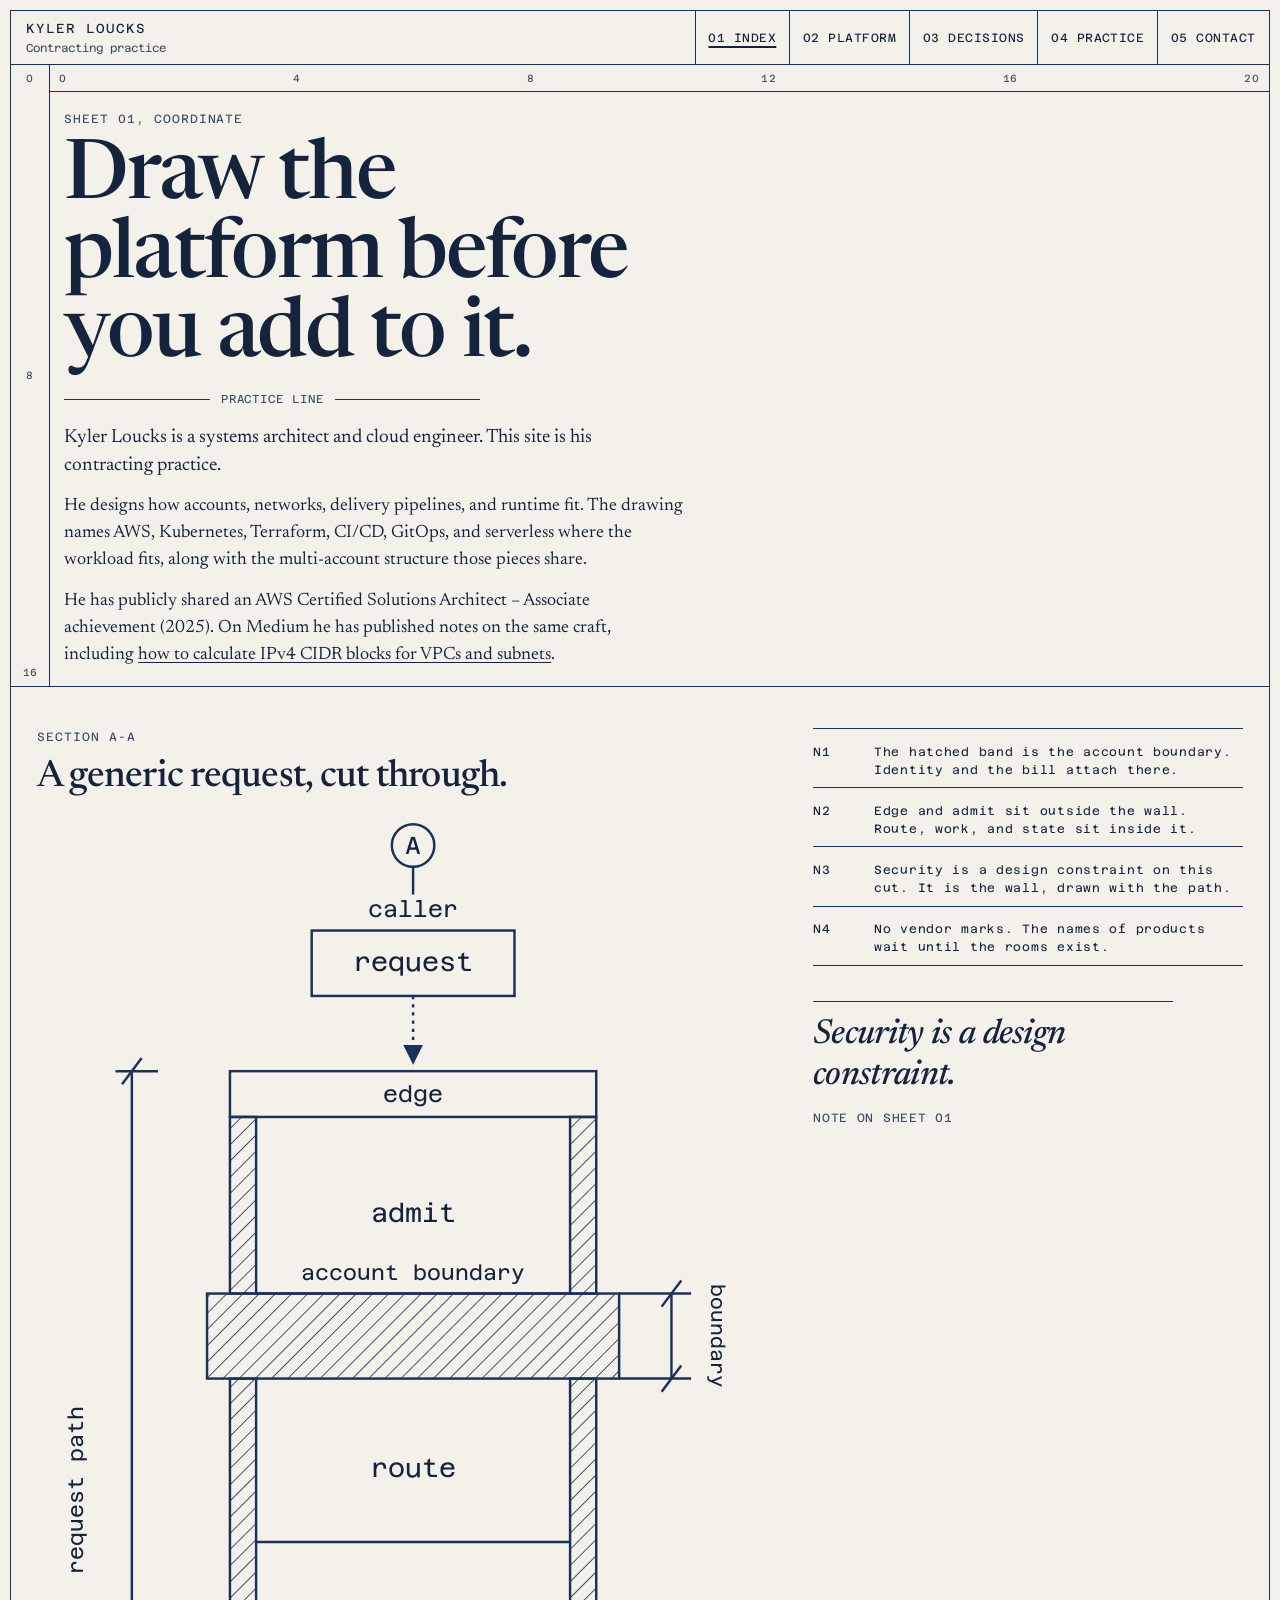
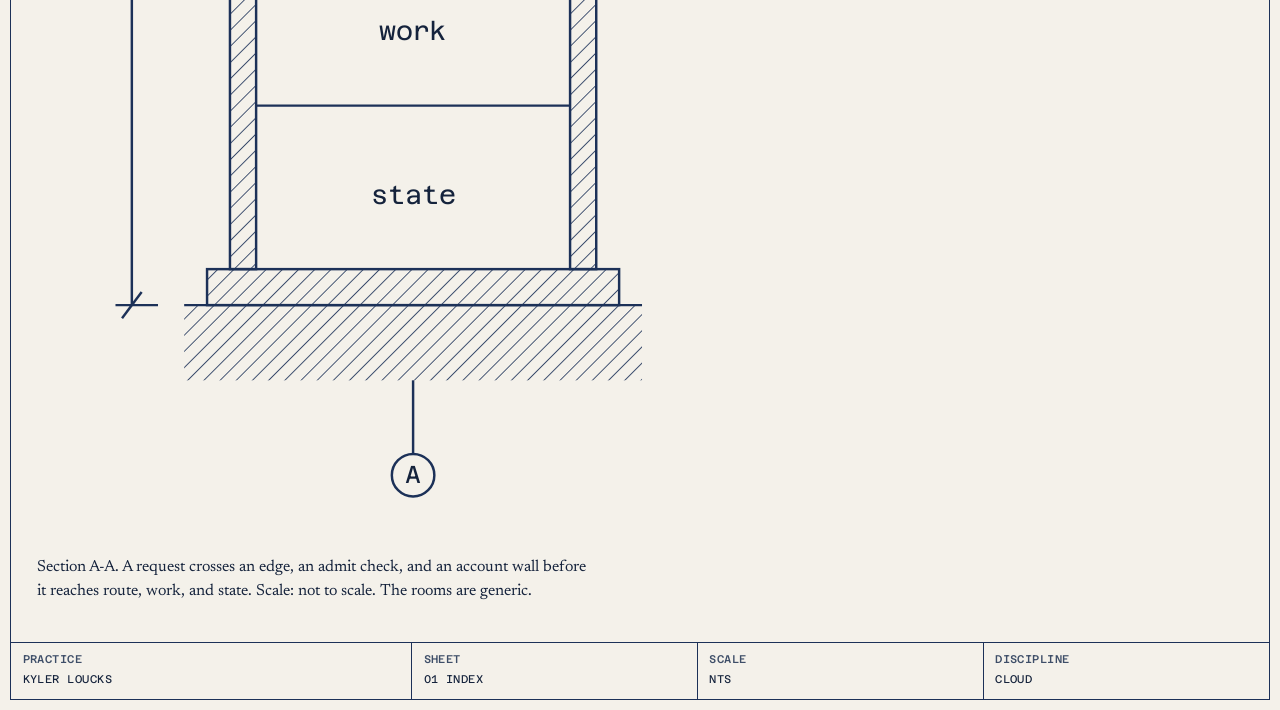
<file: index.html>
<!DOCTYPE html>
<html lang="en">
<head>
  <meta charset="utf-8">
  <meta name="viewport" content="width=device-width, initial-scale=1">
  <title>Kyler Loucks, sheet 01</title>
  <meta name="description" content="Kyler Loucks draws accounts, networks, delivery pipelines, and runtime before a platform grows another service.">
  <link rel="icon" href="favicon.svg" type="image/svg+xml">
  <link rel="preconnect" href="https://fonts.googleapis.com">
  <link rel="preconnect" href="https://fonts.gstatic.com" crossorigin>
  <link href="https://fonts.googleapis.com/css2?family=Azeret+Mono:wght@400;500&family=Newsreader:ital,opsz,wght@0,6..72,400;0,6..72,500;0,6..72,600;1,6..72,500&display=swap" rel="stylesheet">
  <link rel="stylesheet" href="css/sheet.css">
</head>
<body>
  <a class="skip" href="#content">Skip to content</a>
  <div class="sheet">
    <header class="sheet-head">
      <div class="stamp">
        <p class="stamp-name">Kyler Loucks</p>
        <p class="stamp-role">Contracting practice</p>
      </div>
      <button type="button" class="nav-toggle" data-nav-toggle aria-expanded="false" aria-controls="sheet-nav">Sheets</button>
      <nav id="sheet-nav" class="sheet-nav" data-nav aria-label="Sheets">
        <a href="index.html" aria-current="page">01 Index</a>
        <a href="platform.html">02 Platform</a>
        <a href="decisions.html">03 Decisions</a>
        <a href="practice.html">04 Practice</a>
        <a href="contact.html">05 Contact</a>
      </nav>
    </header>
    <main id="content" class="sheet-body" tabindex="-1">
      <div class="axis">
        <div class="axis-y" aria-hidden="true">
          <span>0</span>
          <span>8</span>
          <span>16</span>
        </div>
        <div>
          <div class="axis-x" aria-hidden="true">
            <span>0</span>
            <span>4</span>
            <span>8</span>
            <span>12</span>
            <span>16</span>
            <span>20</span>
          </div>
          <div class="axis-plot">
            <p class="kicker">Sheet 01, coordinate</p>
            <h1>Draw the platform before you add to it.</h1>
            <p class="dim-under">Practice line</p>
            <p class="lede">Kyler Loucks is a systems architect and cloud engineer. This site is his contracting practice.</p>
            <div class="prose">
              <p>He designs how accounts, networks, delivery pipelines, and runtime fit. The drawing names AWS, Kubernetes, Terraform, CI/CD, GitOps, and serverless where the workload fits, along with the multi-account structure those pieces share.</p>
              <p>He has publicly shared an AWS Certified Solutions Architect – Associate achievement (2025). On Medium he has published notes on the same craft, including <a href="https://medium.com/@kylerloucks/how-to-calculate-ipv4-cidr-blocks-for-vpcs-and-subnets-cd9f4779558e">how to calculate IPv4 CIDR blocks for VPCs and subnets</a>.</p>
            </div>
          </div>
        </div>
      </div>

      <section class="chapter" aria-labelledby="section-cut">
        <div>
          <p class="kicker">Section A-A</p>
          <h2 id="section-cut">A generic request, cut through.</h2>
          <figure class="cut">
            <svg viewBox="0 0 460 820" role="img" aria-labelledby="cut-title cut-desc">
              <title id="cut-title">Section A-A through a generic request path</title>
              <desc id="cut-desc">A section cut. Outside, a request leaves the caller and meets an edge slab. Below that, an admit room. A hatched account wall cuts across the building. Under the wall, route, work, and state stack between hatched side walls, on a ground slab. Dimension strings mark the request path and the boundary. Not to scale.</desc>
              <defs>
                <pattern id="hatch" patternUnits="userSpaceOnUse" width="7" height="7" patternTransform="rotate(45)">
                  <line x1="0" y1="0" x2="0" y2="7" stroke="#1c3158" stroke-width="1"/>
                </pattern>
              </defs>
              <g fill="none" stroke="#1c3158" stroke-width="1.5">
                <circle cx="230" cy="26" r="13"/>
                <line x1="230" y1="39" x2="230" y2="56"/>
                <rect x="168" y="78" width="124" height="40"/>
                <line x1="230" y1="118" x2="230" y2="156" stroke-dasharray="2 3"/>
                <polygon points="224,148 230,160 236,148" fill="#1c3158" stroke="none"/>
                <rect x="118" y="164" width="224" height="28"/>
                <rect x="118" y="192" width="16" height="108" fill="url(#hatch)"/>
                <rect x="326" y="192" width="16" height="108" fill="url(#hatch)"/>
                <line x1="134" y1="300" x2="326" y2="300"/>
                <rect x="104" y="300" width="252" height="52" fill="url(#hatch)"/>
                <rect x="118" y="352" width="16" height="300" fill="url(#hatch)"/>
                <rect x="326" y="352" width="16" height="300" fill="url(#hatch)"/>
                <line x1="134" y1="452" x2="326" y2="452"/>
                <line x1="134" y1="552" x2="326" y2="552"/>
                <rect x="104" y="652" width="252" height="22" fill="url(#hatch)"/>
                <rect x="90" y="674" width="280" height="46" fill="url(#hatch)" stroke="none"/>
                <line x1="90" y1="674" x2="370" y2="674"/>
                <line x1="58" y1="164" x2="58" y2="674"/>
                <line x1="48" y1="164" x2="74" y2="164"/>
                <line x1="48" y1="674" x2="74" y2="674"/>
                <line x1="52" y1="172" x2="64" y2="156"/>
                <line x1="52" y1="682" x2="64" y2="666"/>
                <line x1="356" y1="300" x2="400" y2="300"/>
                <line x1="356" y1="352" x2="400" y2="352"/>
                <line x1="388" y1="300" x2="388" y2="352"/>
                <line x1="382" y1="308" x2="394" y2="292"/>
                <line x1="382" y1="360" x2="394" y2="344"/>
                <circle cx="230" cy="778" r="13"/>
                <line x1="230" y1="720" x2="230" y2="765"/>
              </g>
              <g fill="#15233c" stroke="none" font-family="Azeret Mono, ui-monospace, monospace">
                <text x="230" y="31" text-anchor="middle" font-size="15">A</text>
                <text x="230" y="783" text-anchor="middle" font-size="15">A</text>
                <text x="230" y="70" text-anchor="middle" font-size="14">caller</text>
                <text x="230" y="103" text-anchor="middle" font-size="16">request</text>
                <text x="230" y="183" text-anchor="middle" font-size="14">edge</text>
                <text x="230" y="256" text-anchor="middle" font-size="16">admit</text>
                <text x="230" y="292" text-anchor="middle" font-size="13">account boundary</text>
                <text x="230" y="412" text-anchor="middle" font-size="16">route</text>
                <text x="230" y="512" text-anchor="middle" font-size="16">work</text>
                <text x="230" y="612" text-anchor="middle" font-size="16">state</text>
                <text x="28" y="420" text-anchor="middle" font-size="13" transform="rotate(-90 28 420)">request path</text>
                <text x="412" y="326" text-anchor="middle" font-size="12" transform="rotate(90 412 326)">boundary</text>
              </g>
            </svg>
            <figcaption>Section A-A. A request crosses an edge, an admit check, and an account wall before it reaches route, work, and state. Scale: not to scale. The rooms are generic.</figcaption>
          </figure>
        </div>
        <div>
          <ol class="notes">
            <li><span>N1</span><span>The hatched band is the account boundary. Identity and the bill attach there.</span></li>
            <li><span>N2</span><span>Edge and admit sit outside the wall. Route, work, and state sit inside it.</span></li>
            <li><span>N3</span><span>Security is a design constraint on this cut. It is the wall, drawn with the path.</span></li>
            <li><span>N4</span><span>No vendor marks. The names of products wait until the rooms exist.</span></li>
          </ol>
          <blockquote class="pull">Security is a design constraint.</blockquote>
          <p>Note on sheet 01</p>
        </div>
      </section>
    </main>
    <footer class="titleblock" aria-label="Title block">
      <div><strong>Practice</strong> Kyler Loucks</div>
      <div><strong>Sheet</strong> 01 Index</div>
      <div><strong>Scale</strong> NTS</div>
      <div><strong>Discipline</strong> Cloud</div>
    </footer>
  </div>
  <script src="js/site.js"></script>
</body>
</html>
</file>
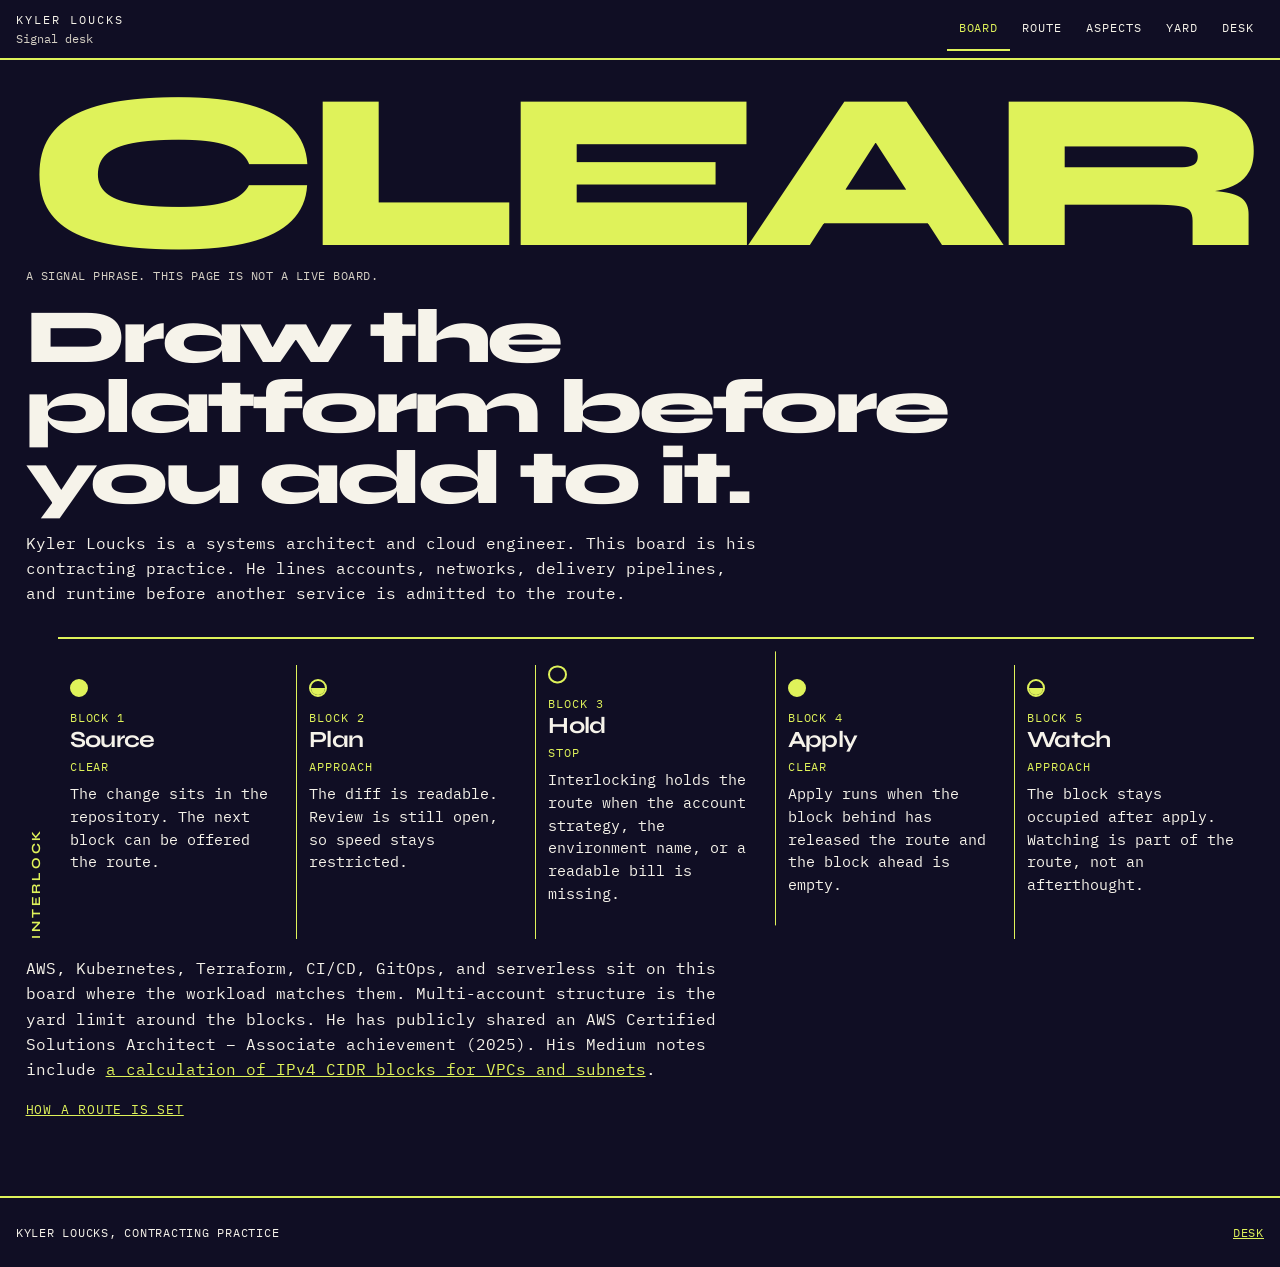
<file: acid/index.html>
<!DOCTYPE html>
<html lang="en">
<head>
  <meta charset="utf-8">
  <meta name="viewport" content="width=device-width, initial-scale=1">
  <title>Kyler Loucks, signal board</title>
  <meta name="description" content="Kyler Loucks lines a deploy the way a signal board lines a route.">
  <link rel="icon" href="favicon.svg" type="image/svg+xml">
  <link rel="preconnect" href="https://fonts.googleapis.com">
  <link rel="preconnect" href="https://fonts.gstatic.com" crossorigin>
  <link href="https://fonts.googleapis.com/css2?family=IBM+Plex+Mono:wght@400;500&family=Syne:wght@700;800&display=swap" rel="stylesheet">
  <link rel="stylesheet" href="css/board.css">
</head>
<body>
  <a class="skip" href="#route">Skip to the route</a>
  <header class="gantry">
    <div class="identity">
      <p class="who">Kyler Loucks</p>
      <p class="desk-label">Signal desk</p>
    </div>
    <button type="button" class="lever" data-nav-toggle aria-expanded="false" aria-controls="levers">Board</button>
    <nav id="levers" class="levers" data-nav aria-label="Board">
      <a href="index.html" aria-current="page">Board</a>
      <a href="route.html">Route</a>
      <a href="aspects.html">Aspects</a>
      <a href="yard.html">Yard</a>
      <a href="desk.html">Desk</a>
    </nav>
  </header>
  <main id="route">
    <p class="banner" aria-hidden="true">CLEAR THE BLOCK</p>
    <p class="banner-note">A signal phrase. This page is not a live board.</p>
    <h1>Draw the platform before you add to it.</h1>
    <p class="standfirst">Kyler Loucks is a systems architect and cloud engineer. This board is his contracting practice. He lines accounts, networks, delivery pipelines, and runtime before another service is admitted to the route.</p>
    <div class="board-row">
      <p class="vert">Interlock</p>
      <ol class="track">
        <li class="block">
          <span class="lamp clear" aria-hidden="true"></span>
          <p class="block-id">Block 1</p>
          <h2>Source</h2>
          <p class="aspect-name">Clear</p>
          <p>The change sits in the repository. The next block can be offered the route.</p>
        </li>
        <li class="block">
          <span class="lamp approach" aria-hidden="true"></span>
          <p class="block-id">Block 2</p>
          <h2>Plan</h2>
          <p class="aspect-name">Approach</p>
          <p>The diff is readable. Review is still open, so speed stays restricted.</p>
        </li>
        <li class="block">
          <span class="lamp stop" aria-hidden="true"></span>
          <p class="block-id">Block 3</p>
          <h2>Hold</h2>
          <p class="aspect-name">Stop</p>
          <p>Interlocking holds the route when the account strategy, the environment name, or a readable bill is missing.</p>
        </li>
        <li class="block">
          <span class="lamp clear" aria-hidden="true"></span>
          <p class="block-id">Block 4</p>
          <h2>Apply</h2>
          <p class="aspect-name">Clear</p>
          <p>Apply runs when the block behind has released the route and the block ahead is empty.</p>
        </li>
        <li class="block">
          <span class="lamp approach" aria-hidden="true"></span>
          <p class="block-id">Block 5</p>
          <h2>Watch</h2>
          <p class="aspect-name">Approach</p>
          <p>The block stays occupied after apply. Watching is part of the route, not an afterthought.</p>
        </li>
      </ol>
    </div>
    <p class="standfirst">AWS, Kubernetes, Terraform, CI/CD, GitOps, and serverless sit on this board where the workload matches them. Multi-account structure is the yard limit around the blocks. He has publicly shared an AWS Certified Solutions Architect – Associate achievement (2025). His Medium notes include <a href="https://medium.com/@kylerloucks/how-to-calculate-ipv4-cidr-blocks-for-vpcs-and-subnets-cd9f4779558e">a calculation of IPv4 CIDR blocks for VPCs and subnets</a>.</p>
    <a class="line-link" href="route.html">How a route is set</a>
  </main>
  <footer class="endplate">
    <p>Kyler Loucks, contracting practice</p>
    <a href="desk.html">Desk</a>
  </footer>
  <script src="js/site.js"></script>
</body>
</html>
</file>
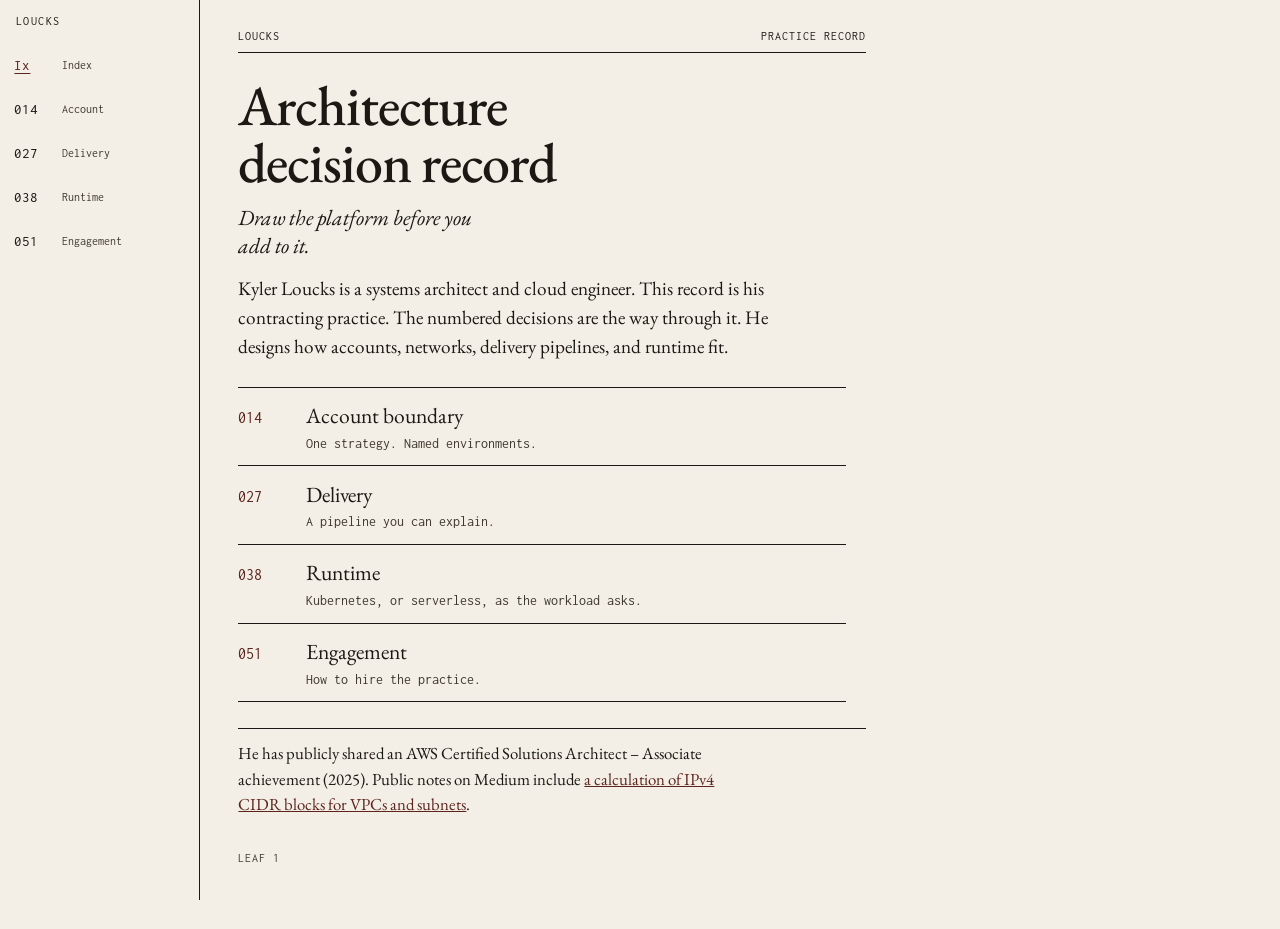
<file: folio/index.html>
<!DOCTYPE html>
<html lang="en">
<head>
  <meta charset="utf-8">
  <meta name="viewport" content="width=device-width, initial-scale=1">
  <title>Kyler Loucks, practice record</title>
  <meta name="description" content="A bound record of the decisions Kyler Loucks holds in his contracting practice.">
  <link rel="icon" href="favicon.svg" type="image/svg+xml">
  <link rel="preconnect" href="https://fonts.googleapis.com">
  <link rel="preconnect" href="https://fonts.gstatic.com" crossorigin>
  <link href="https://fonts.googleapis.com/css2?family=EB+Garamond:ital,wght@0,400;0,500;0,600;1,400;1,500&family=Inconsolata:wght@400;500&display=swap" rel="stylesheet">
  <link rel="stylesheet" href="css/record.css">
</head>
<body>
  <a class="skip" href="#leaf">Skip to the record</a>
  <div class="spread">
    <button type="button" class="spine-toggle" data-nav-toggle aria-expanded="false" aria-controls="spine">Decisions</button>
    <nav id="spine" class="spine" data-nav aria-label="Decisions">
      <p class="spine-mark">Loucks</p>
      <a href="index.html" aria-current="page"><span class="num">Ix</span><span class="gloss">Index</span></a>
      <a href="d-014.html"><span class="num">014</span><span class="gloss">Account</span></a>
      <a href="d-027.html"><span class="num">027</span><span class="gloss">Delivery</span></a>
      <a href="d-038.html"><span class="num">038</span><span class="gloss">Runtime</span></a>
      <a href="d-051.html"><span class="num">051</span><span class="gloss">Engagement</span></a>
    </nav>
    <article class="leaf" id="leaf" tabindex="-1">
      <header class="running">
        <span>Loucks</span>
        <span>Practice record</span>
      </header>
      <h1>Architecture decision record</h1>
      <p class="epigraph">Draw the platform before you add to it.</p>
      <p>Kyler Loucks is a systems architect and cloud engineer. This record is his contracting practice. The numbered decisions are the way through it. He designs how accounts, networks, delivery pipelines, and runtime fit.</p>
      <ol class="contents">
        <li>
          <a href="d-014.html">
            <span class="num">014</span>
            <span class="title">Account boundary</span>
            <span class="gloss">One strategy. Named environments.</span>
          </a>
        </li>
        <li>
          <a href="d-027.html">
            <span class="num">027</span>
            <span class="title">Delivery</span>
            <span class="gloss">A pipeline you can explain.</span>
          </a>
        </li>
        <li>
          <a href="d-038.html">
            <span class="num">038</span>
            <span class="title">Runtime</span>
            <span class="gloss">Kubernetes, or serverless, as the workload asks.</span>
          </a>
        </li>
        <li>
          <a href="d-051.html">
            <span class="num">051</span>
            <span class="title">Engagement</span>
            <span class="gloss">How to hire the practice.</span>
          </a>
        </li>
      </ol>
      <div class="colophon">
        <p>He has publicly shared an AWS Certified Solutions Architect – Associate achievement (2025). Public notes on Medium include <a href="https://medium.com/@kylerloucks/how-to-calculate-ipv4-cidr-blocks-for-vpcs-and-subnets-cd9f4779558e">a calculation of IPv4 CIDR blocks for VPCs and subnets</a>.</p>
      </div>
      <p class="page-end">Leaf 1</p>
    </article>
  </div>
  <script src="js/site.js"></script>
</body>
</html>
</file>
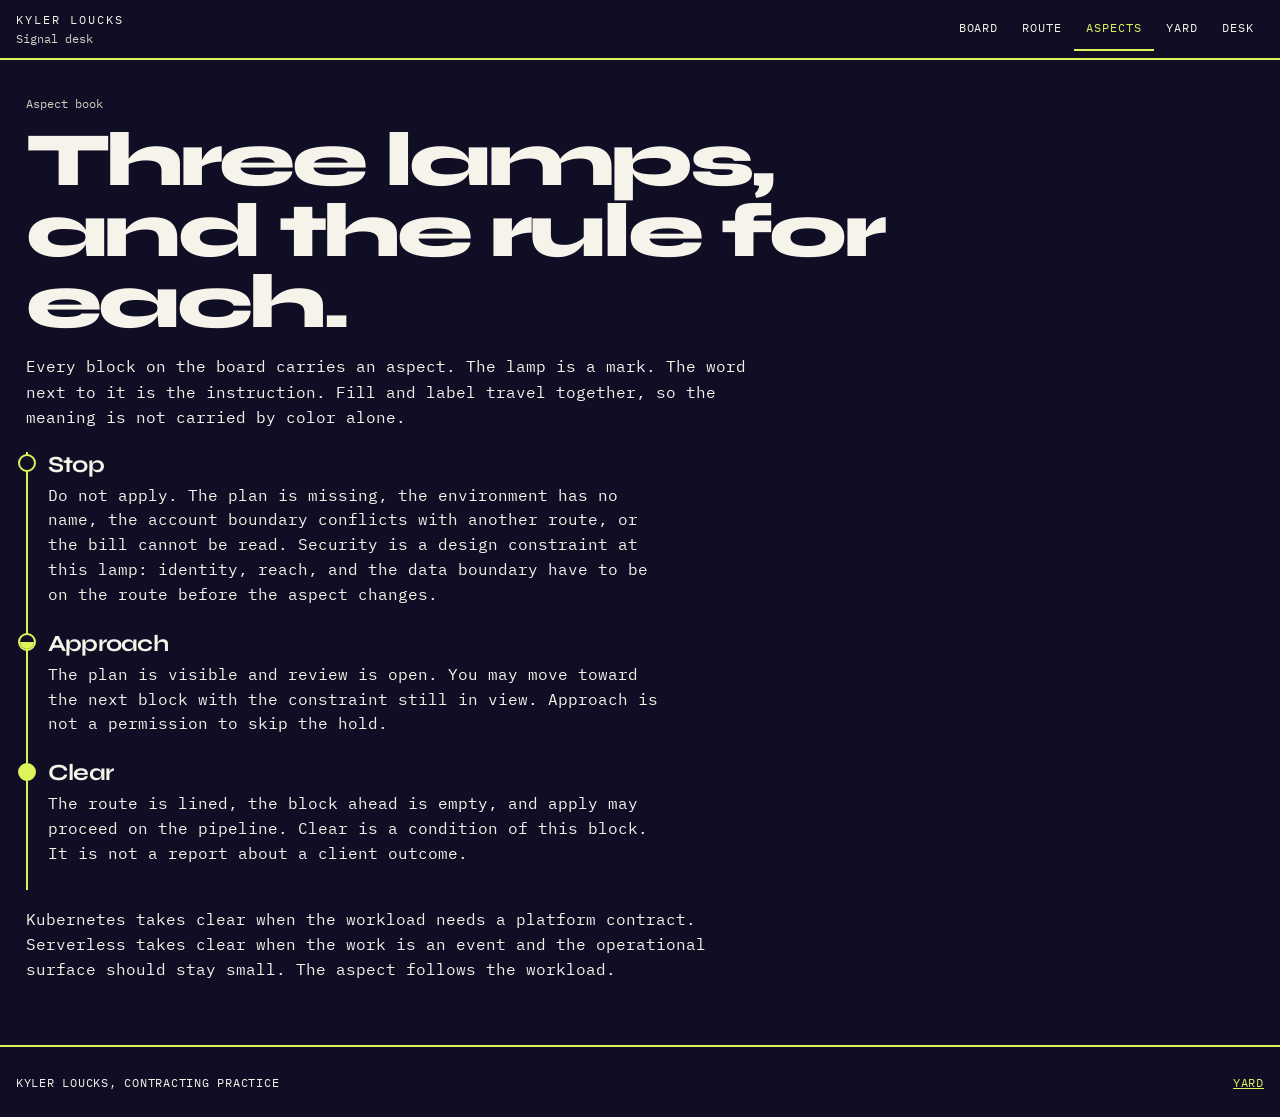
<file: aspects.html>
<!DOCTYPE html>
<html lang="en">
<head>
  <meta charset="utf-8">
  <meta name="viewport" content="width=device-width, initial-scale=1">
  <title>Kyler Loucks, aspects</title>
  <meta name="description" content="Stop, approach, and clear, as Kyler Loucks uses them on a deploy route.">
  <link rel="icon" href="favicon.svg" type="image/svg+xml">
  <link rel="preconnect" href="https://fonts.googleapis.com">
  <link rel="preconnect" href="https://fonts.gstatic.com" crossorigin>
  <link href="https://fonts.googleapis.com/css2?family=IBM+Plex+Mono:wght@400;500&family=Syne:wght@700;800&display=swap" rel="stylesheet">
  <link rel="stylesheet" href="css/board.css">
</head>
<body>
  <a class="skip" href="#aspects">Skip to the aspects</a>
  <header class="gantry">
    <div class="identity">
      <p class="who">Kyler Loucks</p>
      <p class="desk-label">Signal desk</p>
    </div>
    <button type="button" class="lever" data-nav-toggle aria-expanded="false" aria-controls="levers">Board</button>
    <nav id="levers" class="levers" data-nav aria-label="Board">
      <a href="index.html">Board</a>
      <a href="route.html">Route</a>
      <a href="aspects.html" aria-current="page">Aspects</a>
      <a href="yard.html">Yard</a>
      <a href="desk.html">Desk</a>
    </nav>
  </header>
  <main id="aspects">
    <p class="desk-label">Aspect book</p>
    <h1>Three lamps, and the rule for each.</h1>
    <p class="standfirst">Every block on the board carries an aspect. The lamp is a mark. The word next to it is the instruction. Fill and label travel together, so the meaning is not carried by color alone.</p>
    <ol class="mast">
      <li>
        <span class="lamp stop" aria-hidden="true"></span>
        <h2>Stop</h2>
        <p>Do not apply. The plan is missing, the environment has no name, the account boundary conflicts with another route, or the bill cannot be read. Security is a design constraint at this lamp: identity, reach, and the data boundary have to be on the route before the aspect changes.</p>
      </li>
      <li>
        <span class="lamp approach" aria-hidden="true"></span>
        <h2>Approach</h2>
        <p>The plan is visible and review is open. You may move toward the next block with the constraint still in view. Approach is not a permission to skip the hold.</p>
      </li>
      <li>
        <span class="lamp clear" aria-hidden="true"></span>
        <h2>Clear</h2>
        <p>The route is lined, the block ahead is empty, and apply may proceed on the pipeline. Clear is a condition of this block. It is not a report about a client outcome.</p>
      </li>
    </ol>
    <p class="standfirst">Kubernetes takes clear when the workload needs a platform contract. Serverless takes clear when the work is an event and the operational surface should stay small. The aspect follows the workload.</p>
  </main>
  <footer class="endplate">
    <p>Kyler Loucks, contracting practice</p>
    <a href="yard.html">Yard</a>
  </footer>
  <script src="js/site.js"></script>
</body>
</html>
</file>
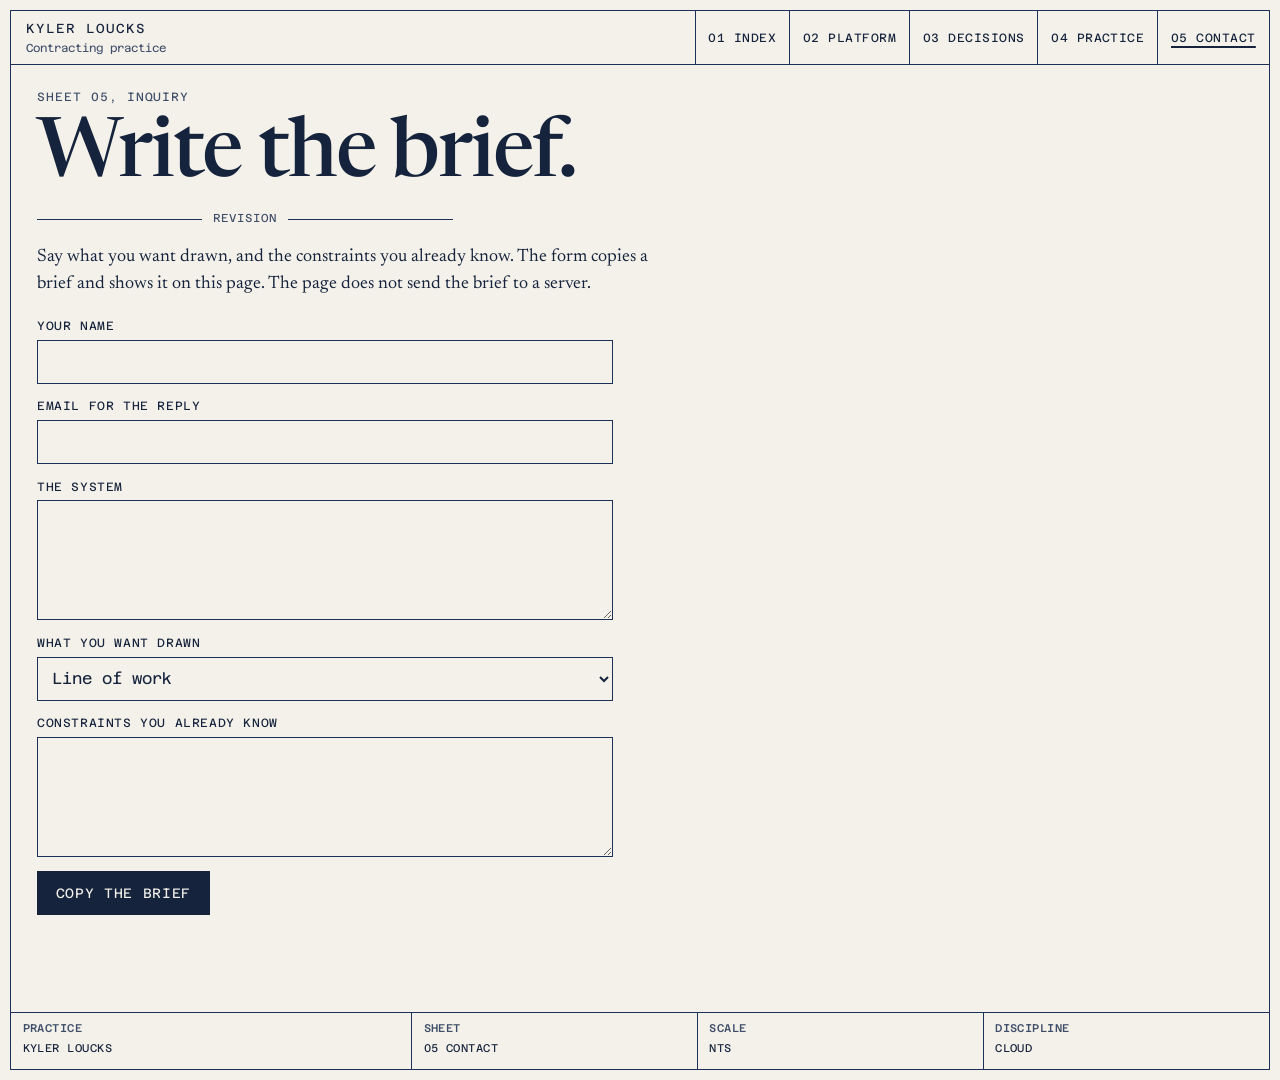
<file: contact.html>
<!DOCTYPE html>
<html lang="en">
<head>
  <meta charset="utf-8">
  <meta name="viewport" content="width=device-width, initial-scale=1">
  <title>Kyler Loucks, sheet 05, contact</title>
  <meta name="description" content="Write a brief for Kyler Loucks. The page copies it and shows it here.">
  <link rel="icon" href="favicon.svg" type="image/svg+xml">
  <link rel="preconnect" href="https://fonts.googleapis.com">
  <link rel="preconnect" href="https://fonts.gstatic.com" crossorigin>
  <link href="https://fonts.googleapis.com/css2?family=Azeret+Mono:wght@400;500&family=Newsreader:ital,opsz,wght@0,6..72,400;0,6..72,500;0,6..72,600;1,6..72,500&display=swap" rel="stylesheet">
  <link rel="stylesheet" href="css/sheet.css">
</head>
<body>
  <a class="skip" href="#content">Skip to content</a>
  <div class="sheet">
    <header class="sheet-head">
      <div class="stamp">
        <p class="stamp-name">Kyler Loucks</p>
        <p class="stamp-role">Contracting practice</p>
      </div>
      <button type="button" class="nav-toggle" data-nav-toggle aria-expanded="false" aria-controls="sheet-nav">Sheets</button>
      <nav id="sheet-nav" class="sheet-nav" data-nav aria-label="Sheets">
        <a href="index.html">01 Index</a>
        <a href="platform.html">02 Platform</a>
        <a href="decisions.html">03 Decisions</a>
        <a href="practice.html">04 Practice</a>
        <a href="contact.html" aria-current="page">05 Contact</a>
      </nav>
    </header>
    <main id="content" class="sheet-body" tabindex="-1">
      <p class="kicker">Sheet 05, inquiry</p>
      <h1>Write the brief.</h1>
      <p class="dim-under">Revision</p>
      <div class="prose">
        <p>Say what you want drawn, and the constraints you already know. <span data-mail-mode>The form copies a brief and shows it on this page.</span> The page does not send the brief to a server.</p>
      </div>
      <form class="form" data-brief-form action="#brief" method="post">
        <label class="field">
          <span>Your name</span>
          <input name="your_name" autocomplete="name" required>
        </label>
        <label class="field">
          <span>Email for the reply</span>
          <input name="reply_email" type="email" autocomplete="email" required>
        </label>
        <label class="field">
          <span>The system</span>
          <textarea name="the_system" required></textarea>
        </label>
        <label class="field">
          <span>What you want drawn</span>
          <select name="work" required>
            <option value="" selected disabled>Line of work</option>
            <option>Cloud architecture</option>
            <option>Kubernetes platforms</option>
            <option>Terraform</option>
            <option>Delivery pipelines</option>
            <option>Serverless where it fits</option>
            <option>Multi-account structure</option>
            <option>A review of cost and reliability</option>
          </select>
        </label>
        <label class="field">
          <span>Constraints you already know</span>
          <textarea name="constraints"></textarea>
        </label>
        <button type="submit">Copy the brief</button>
      </form>
      <div class="revision" id="brief">
        <p data-brief-status role="status"></p>
        <pre class="brief" data-brief-out hidden tabindex="-1"></pre>
      </div>
      <noscript>
        <p>The brief is assembled in the browser. Enable the page script, then submit again.</p>
      </noscript>
    </main>
    <footer class="titleblock" aria-label="Title block">
      <div><strong>Practice</strong> Kyler Loucks</div>
      <div><strong>Sheet</strong> 05 Contact</div>
      <div><strong>Scale</strong> NTS</div>
      <div><strong>Discipline</strong> Cloud</div>
    </footer>
  </div>
  <script src="js/site.js"></script>
</body>
</html>
</file>
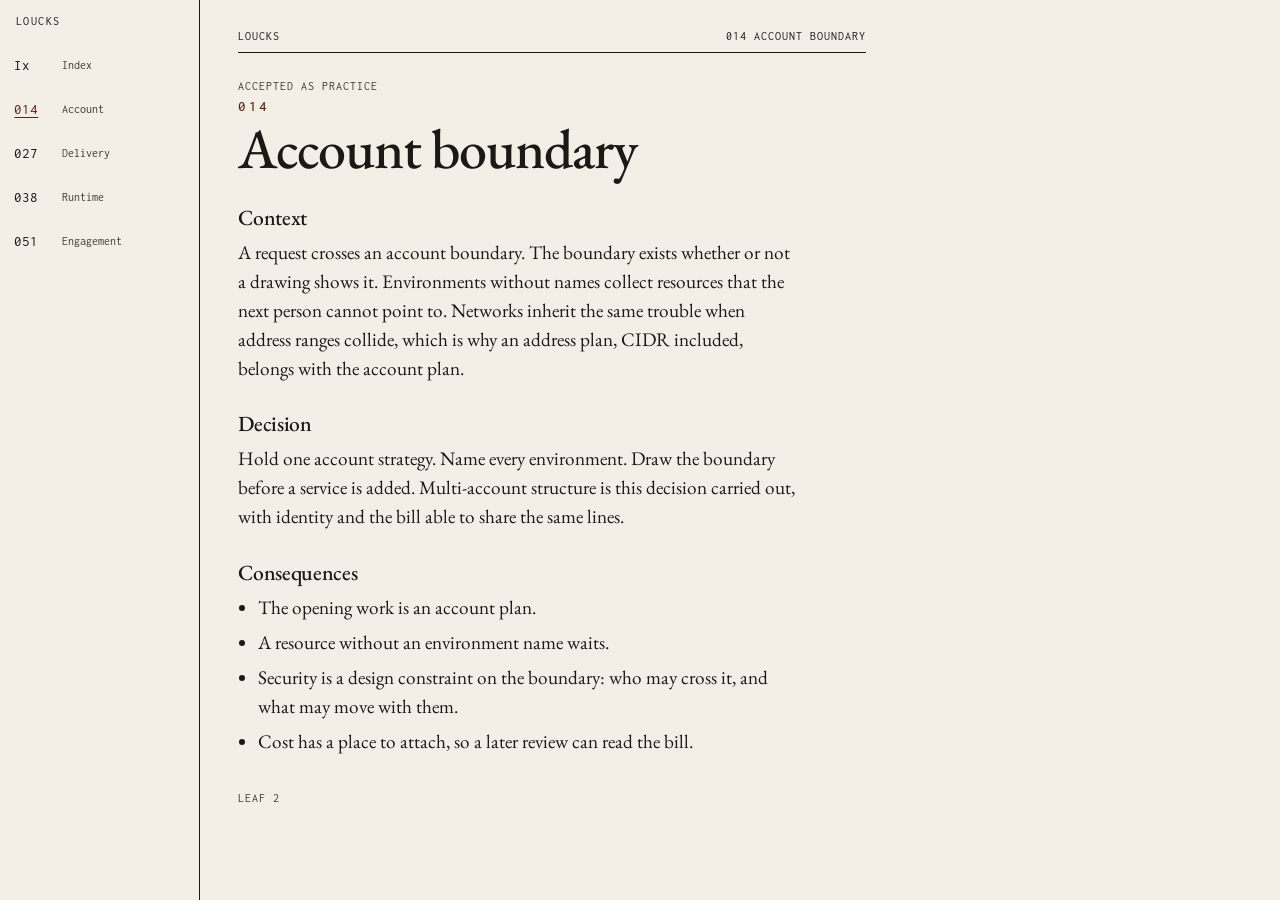
<file: d-014.html>
<!DOCTYPE html>
<html lang="en">
<head>
  <meta charset="utf-8">
  <meta name="viewport" content="width=device-width, initial-scale=1">
  <title>014 Account boundary, Kyler Loucks</title>
  <meta name="description" content="Decision 014. One account strategy and named environments.">
  <link rel="icon" href="favicon.svg" type="image/svg+xml">
  <link rel="preconnect" href="https://fonts.googleapis.com">
  <link rel="preconnect" href="https://fonts.gstatic.com" crossorigin>
  <link href="https://fonts.googleapis.com/css2?family=EB+Garamond:ital,wght@0,400;0,500;0,600;1,400;1,500&family=Inconsolata:wght@400;500&display=swap" rel="stylesheet">
  <link rel="stylesheet" href="css/record.css">
</head>
<body>
  <a class="skip" href="#leaf">Skip to the record</a>
  <div class="spread">
    <button type="button" class="spine-toggle" data-nav-toggle aria-expanded="false" aria-controls="spine">Decisions</button>
    <nav id="spine" class="spine" data-nav aria-label="Decisions">
      <p class="spine-mark">Loucks</p>
      <a href="index.html"><span class="num">Ix</span><span class="gloss">Index</span></a>
      <a href="d-014.html" aria-current="page"><span class="num">014</span><span class="gloss">Account</span></a>
      <a href="d-027.html"><span class="num">027</span><span class="gloss">Delivery</span></a>
      <a href="d-038.html"><span class="num">038</span><span class="gloss">Runtime</span></a>
      <a href="d-051.html"><span class="num">051</span><span class="gloss">Engagement</span></a>
    </nav>
    <article class="leaf" id="leaf" tabindex="-1">
      <header class="running">
        <span>Loucks</span>
        <span>014 Account boundary</span>
      </header>
      <p class="status">Accepted as practice</p>
      <h1><span class="numeral">014</span>Account boundary</h1>
      <h2>Context</h2>
      <p>A request crosses an account boundary. The boundary exists whether or not a drawing shows it. Environments without names collect resources that the next person cannot point to. Networks inherit the same trouble when address ranges collide, which is why an address plan, CIDR included, belongs with the account plan.</p>
      <h2>Decision</h2>
      <p>Hold one account strategy. Name every environment. Draw the boundary before a service is added. Multi-account structure is this decision carried out, with identity and the bill able to share the same lines.</p>
      <h2>Consequences</h2>
      <ul class="consequences">
        <li>The opening work is an account plan.</li>
        <li>A resource without an environment name waits.</li>
        <li>Security is a design constraint on the boundary: who may cross it, and what may move with them.</li>
        <li>Cost has a place to attach, so a later review can read the bill.</li>
      </ul>
      <p class="page-end">Leaf 2</p>
    </article>
  </div>
  <script src="js/site.js"></script>
</body>
</html>
</file>
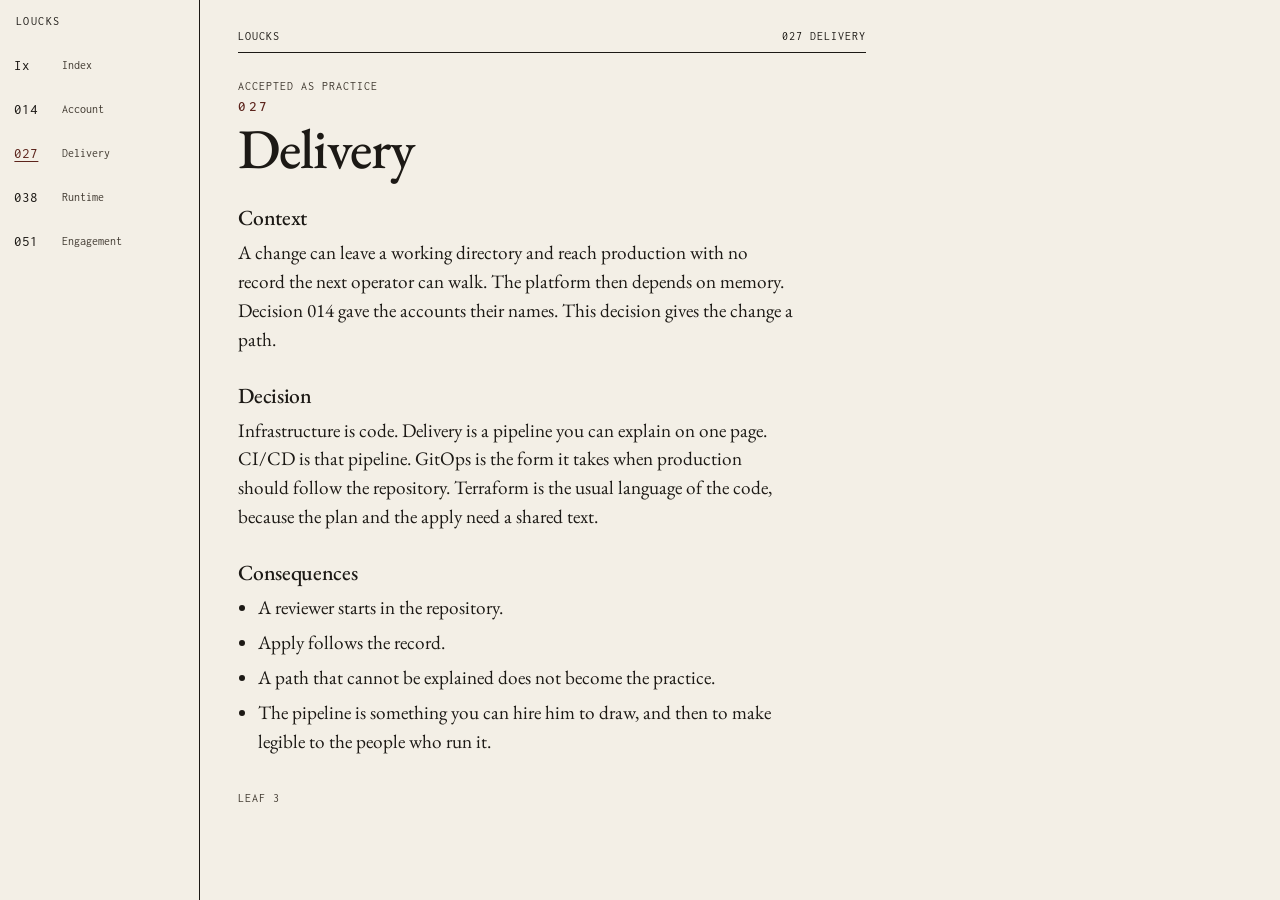
<file: d-027.html>
<!DOCTYPE html>
<html lang="en">
<head>
  <meta charset="utf-8">
  <meta name="viewport" content="width=device-width, initial-scale=1">
  <title>027 Delivery, Kyler Loucks</title>
  <meta name="description" content="Decision 027. Delivery is a pipeline you can explain.">
  <link rel="icon" href="favicon.svg" type="image/svg+xml">
  <link rel="preconnect" href="https://fonts.googleapis.com">
  <link rel="preconnect" href="https://fonts.gstatic.com" crossorigin>
  <link href="https://fonts.googleapis.com/css2?family=EB+Garamond:ital,wght@0,400;0,500;0,600;1,400;1,500&family=Inconsolata:wght@400;500&display=swap" rel="stylesheet">
  <link rel="stylesheet" href="css/record.css">
</head>
<body>
  <a class="skip" href="#leaf">Skip to the record</a>
  <div class="spread">
    <button type="button" class="spine-toggle" data-nav-toggle aria-expanded="false" aria-controls="spine">Decisions</button>
    <nav id="spine" class="spine" data-nav aria-label="Decisions">
      <p class="spine-mark">Loucks</p>
      <a href="index.html"><span class="num">Ix</span><span class="gloss">Index</span></a>
      <a href="d-014.html"><span class="num">014</span><span class="gloss">Account</span></a>
      <a href="d-027.html" aria-current="page"><span class="num">027</span><span class="gloss">Delivery</span></a>
      <a href="d-038.html"><span class="num">038</span><span class="gloss">Runtime</span></a>
      <a href="d-051.html"><span class="num">051</span><span class="gloss">Engagement</span></a>
    </nav>
    <article class="leaf" id="leaf" tabindex="-1">
      <header class="running">
        <span>Loucks</span>
        <span>027 Delivery</span>
      </header>
      <p class="status">Accepted as practice</p>
      <h1><span class="numeral">027</span>Delivery</h1>
      <h2>Context</h2>
      <p>A change can leave a working directory and reach production with no record the next operator can walk. The platform then depends on memory. Decision 014 gave the accounts their names. This decision gives the change a path.</p>
      <h2>Decision</h2>
      <p>Infrastructure is code. Delivery is a pipeline you can explain on one page. CI/CD is that pipeline. GitOps is the form it takes when production should follow the repository. Terraform is the usual language of the code, because the plan and the apply need a shared text.</p>
      <h2>Consequences</h2>
      <ul class="consequences">
        <li>A reviewer starts in the repository.</li>
        <li>Apply follows the record.</li>
        <li>A path that cannot be explained does not become the practice.</li>
        <li>The pipeline is something you can hire him to draw, and then to make legible to the people who run it.</li>
      </ul>
      <p class="page-end">Leaf 3</p>
    </article>
  </div>
  <script src="js/site.js"></script>
</body>
</html>
</file>
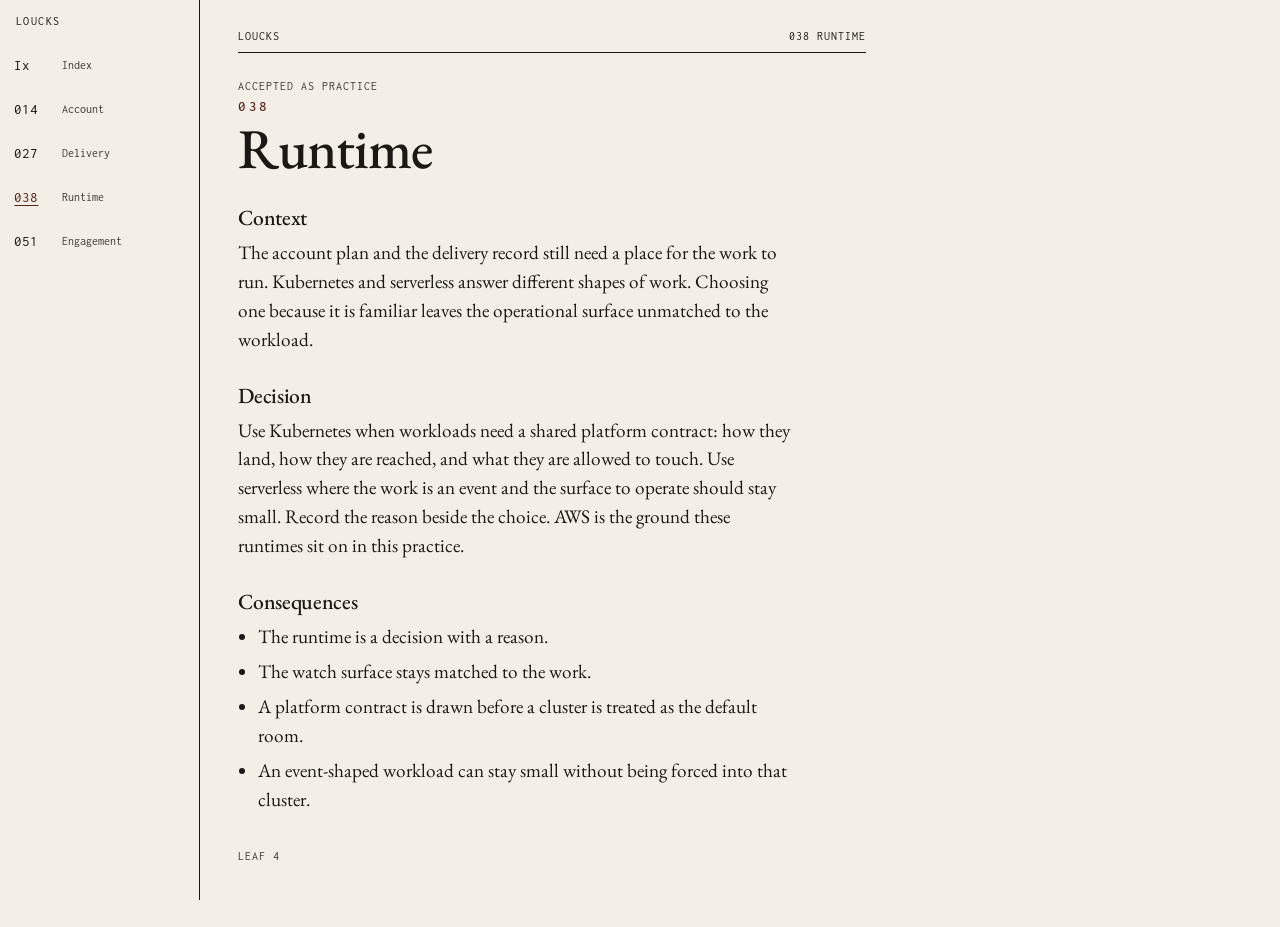
<file: d-038.html>
<!DOCTYPE html>
<html lang="en">
<head>
  <meta charset="utf-8">
  <meta name="viewport" content="width=device-width, initial-scale=1">
  <title>038 Runtime, Kyler Loucks</title>
  <meta name="description" content="Decision 038. Choose Kubernetes or serverless from the workload.">
  <link rel="icon" href="favicon.svg" type="image/svg+xml">
  <link rel="preconnect" href="https://fonts.googleapis.com">
  <link rel="preconnect" href="https://fonts.gstatic.com" crossorigin>
  <link href="https://fonts.googleapis.com/css2?family=EB+Garamond:ital,wght@0,400;0,500;0,600;1,400;1,500&family=Inconsolata:wght@400;500&display=swap" rel="stylesheet">
  <link rel="stylesheet" href="css/record.css">
</head>
<body>
  <a class="skip" href="#leaf">Skip to the record</a>
  <div class="spread">
    <button type="button" class="spine-toggle" data-nav-toggle aria-expanded="false" aria-controls="spine">Decisions</button>
    <nav id="spine" class="spine" data-nav aria-label="Decisions">
      <p class="spine-mark">Loucks</p>
      <a href="index.html"><span class="num">Ix</span><span class="gloss">Index</span></a>
      <a href="d-014.html"><span class="num">014</span><span class="gloss">Account</span></a>
      <a href="d-027.html"><span class="num">027</span><span class="gloss">Delivery</span></a>
      <a href="d-038.html" aria-current="page"><span class="num">038</span><span class="gloss">Runtime</span></a>
      <a href="d-051.html"><span class="num">051</span><span class="gloss">Engagement</span></a>
    </nav>
    <article class="leaf" id="leaf" tabindex="-1">
      <header class="running">
        <span>Loucks</span>
        <span>038 Runtime</span>
      </header>
      <p class="status">Accepted as practice</p>
      <h1><span class="numeral">038</span>Runtime</h1>
      <h2>Context</h2>
      <p>The account plan and the delivery record still need a place for the work to run. Kubernetes and serverless answer different shapes of work. Choosing one because it is familiar leaves the operational surface unmatched to the workload.</p>
      <h2>Decision</h2>
      <p>Use Kubernetes when workloads need a shared platform contract: how they land, how they are reached, and what they are allowed to touch. Use serverless where the work is an event and the surface to operate should stay small. Record the reason beside the choice. AWS is the ground these runtimes sit on in this practice.</p>
      <h2>Consequences</h2>
      <ul class="consequences">
        <li>The runtime is a decision with a reason.</li>
        <li>The watch surface stays matched to the work.</li>
        <li>A platform contract is drawn before a cluster is treated as the default room.</li>
        <li>An event-shaped workload can stay small without being forced into that cluster.</li>
      </ul>
      <p class="page-end">Leaf 4</p>
    </article>
  </div>
  <script src="js/site.js"></script>
</body>
</html>
</file>
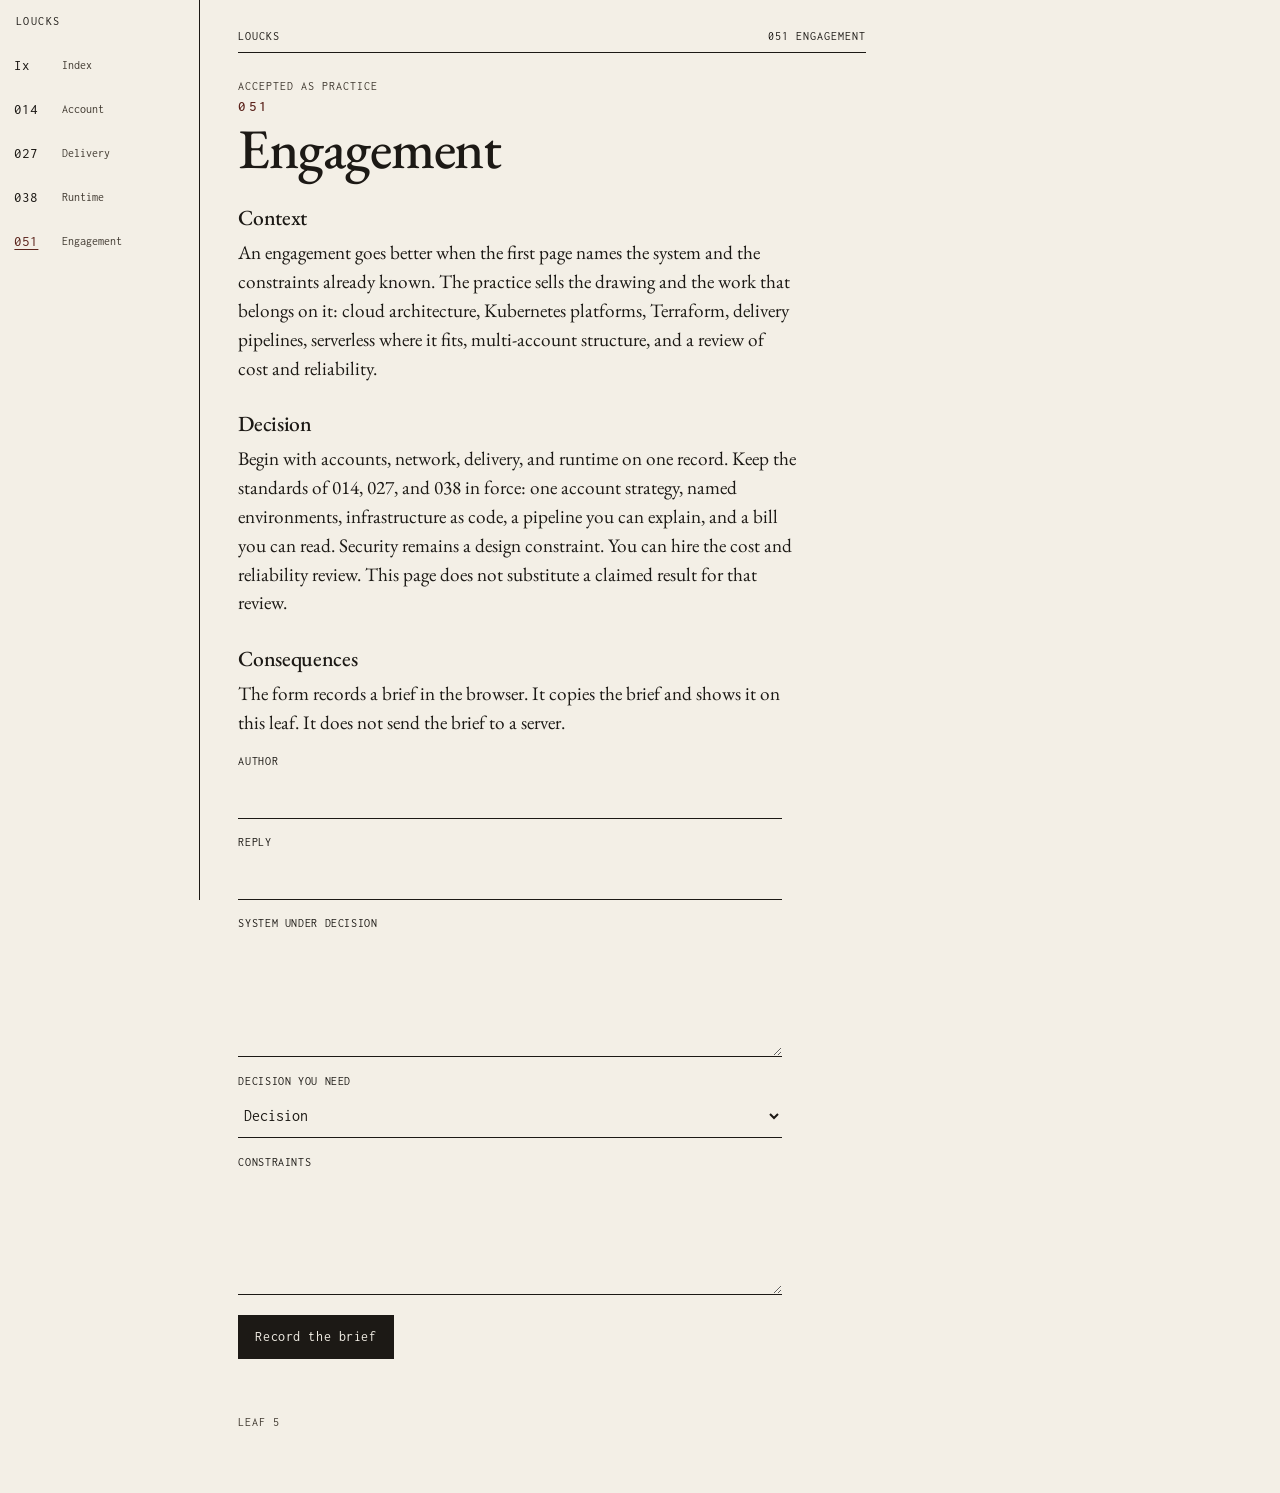
<file: d-051.html>
<!DOCTYPE html>
<html lang="en">
<head>
  <meta charset="utf-8">
  <meta name="viewport" content="width=device-width, initial-scale=1">
  <title>051 Engagement, Kyler Loucks</title>
  <meta name="description" content="Decision 051. How an engagement with Kyler Loucks begins.">
  <link rel="icon" href="favicon.svg" type="image/svg+xml">
  <link rel="preconnect" href="https://fonts.googleapis.com">
  <link rel="preconnect" href="https://fonts.gstatic.com" crossorigin>
  <link href="https://fonts.googleapis.com/css2?family=EB+Garamond:ital,wght@0,400;0,500;0,600;1,400;1,500&family=Inconsolata:wght@400;500&display=swap" rel="stylesheet">
  <link rel="stylesheet" href="css/record.css">
</head>
<body>
  <a class="skip" href="#leaf">Skip to the record</a>
  <div class="spread">
    <button type="button" class="spine-toggle" data-nav-toggle aria-expanded="false" aria-controls="spine">Decisions</button>
    <nav id="spine" class="spine" data-nav aria-label="Decisions">
      <p class="spine-mark">Loucks</p>
      <a href="index.html"><span class="num">Ix</span><span class="gloss">Index</span></a>
      <a href="d-014.html"><span class="num">014</span><span class="gloss">Account</span></a>
      <a href="d-027.html"><span class="num">027</span><span class="gloss">Delivery</span></a>
      <a href="d-038.html"><span class="num">038</span><span class="gloss">Runtime</span></a>
      <a href="d-051.html" aria-current="page"><span class="num">051</span><span class="gloss">Engagement</span></a>
    </nav>
    <article class="leaf" id="leaf" tabindex="-1">
      <header class="running">
        <span>Loucks</span>
        <span>051 Engagement</span>
      </header>
      <p class="status">Accepted as practice</p>
      <h1><span class="numeral">051</span>Engagement</h1>
      <h2>Context</h2>
      <p>An engagement goes better when the first page names the system and the constraints already known. The practice sells the drawing and the work that belongs on it: cloud architecture, Kubernetes platforms, Terraform, delivery pipelines, serverless where it fits, multi-account structure, and a review of cost and reliability.</p>
      <h2>Decision</h2>
      <p>Begin with accounts, network, delivery, and runtime on one record. Keep the standards of 014, 027, and 038 in force: one account strategy, named environments, infrastructure as code, a pipeline you can explain, and a bill you can read. Security remains a design constraint. You can hire the cost and reliability review. This page does not substitute a claimed result for that review.</p>
      <h2>Consequences</h2>
      <p>The form records a brief in the browser. <span data-mail-mode>It copies the brief and shows it on this leaf.</span> It does not send the brief to a server.</p>
      <form class="record-form" data-brief-form action="#recorded" method="post">
        <label class="field">
          <span>Author</span>
          <input name="author" autocomplete="name" required>
        </label>
        <label class="field">
          <span>Reply</span>
          <input name="reply" type="email" autocomplete="email" required>
        </label>
        <label class="field">
          <span>System under decision</span>
          <textarea name="system_under_decision" required></textarea>
        </label>
        <label class="field">
          <span>Decision you need</span>
          <select name="decision_you_need" required>
            <option value="" selected disabled>Decision</option>
            <option>Cloud architecture</option>
            <option>Kubernetes platforms</option>
            <option>Terraform</option>
            <option>Delivery pipelines</option>
            <option>Serverless where it fits</option>
            <option>Multi-account structure</option>
            <option>A review of cost and reliability</option>
          </select>
        </label>
        <label class="field">
          <span>Constraints</span>
          <textarea name="constraints"></textarea>
        </label>
        <button type="submit">Record the brief</button>
      </form>
      <div class="recorded" id="recorded">
        <p data-brief-status role="status"></p>
        <pre data-brief-out hidden tabindex="-1"></pre>
      </div>
      <noscript>
        <p>The brief is assembled in the browser. Enable the page script, then record it again.</p>
      </noscript>
      <p class="page-end">Leaf 5</p>
    </article>
  </div>
  <script src="js/site.js"></script>
</body>
</html>
</file>
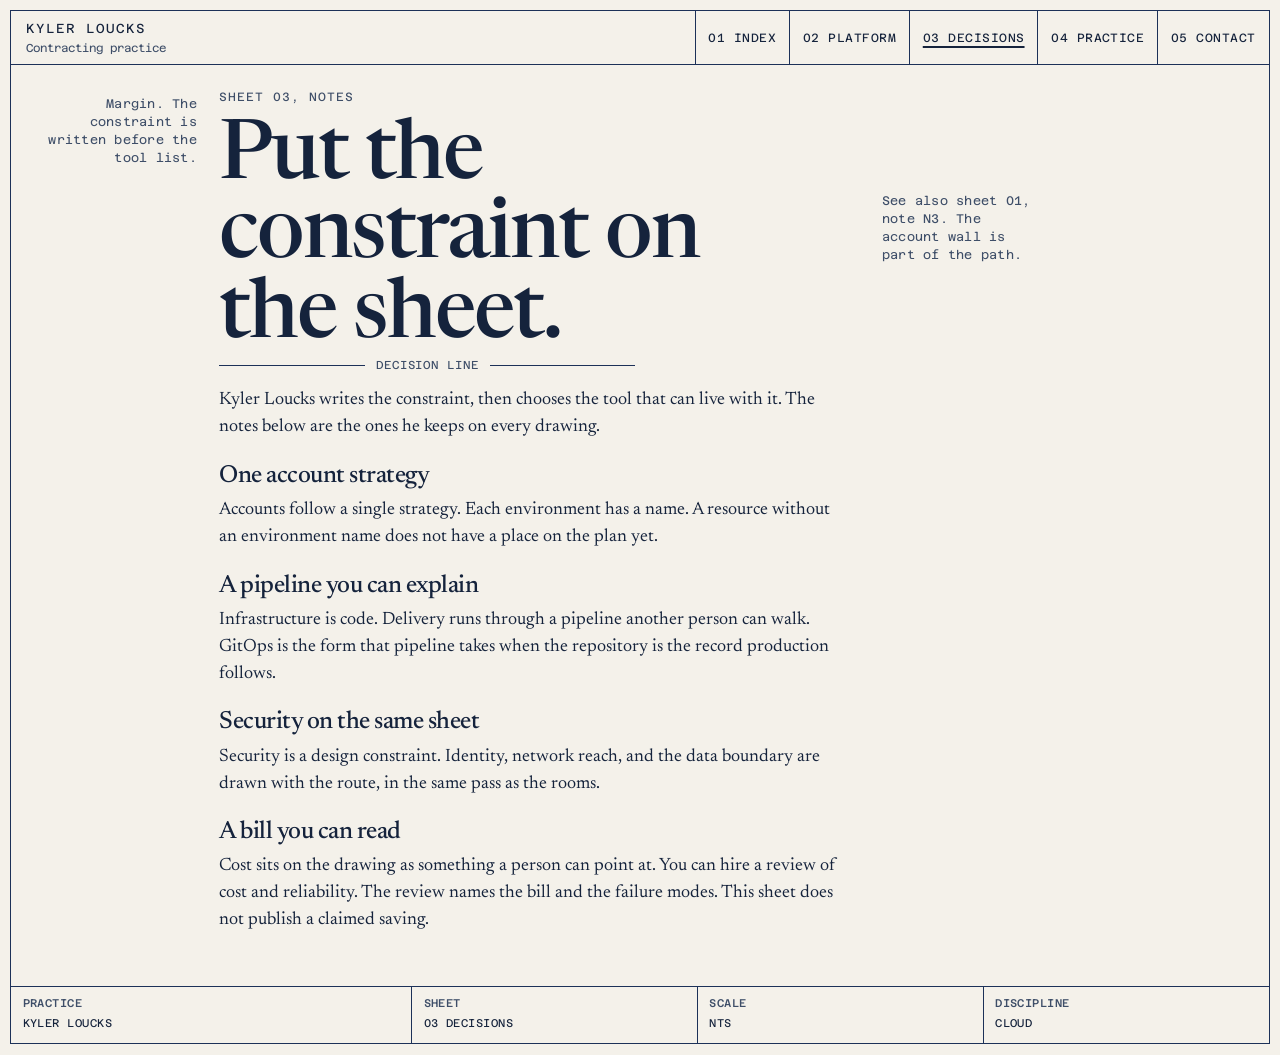
<file: decisions.html>
<!DOCTYPE html>
<html lang="en">
<head>
  <meta charset="utf-8">
  <meta name="viewport" content="width=device-width, initial-scale=1">
  <title>Kyler Loucks, sheet 03, decisions</title>
  <meta name="description" content="Constraints Kyler Loucks puts on the sheet before a tool is chosen.">
  <link rel="icon" href="favicon.svg" type="image/svg+xml">
  <link rel="preconnect" href="https://fonts.googleapis.com">
  <link rel="preconnect" href="https://fonts.gstatic.com" crossorigin>
  <link href="https://fonts.googleapis.com/css2?family=Azeret+Mono:wght@400;500&family=Newsreader:ital,opsz,wght@0,6..72,400;0,6..72,500;0,6..72,600;1,6..72,500&display=swap" rel="stylesheet">
  <link rel="stylesheet" href="css/sheet.css">
</head>
<body>
  <a class="skip" href="#content">Skip to content</a>
  <div class="sheet">
    <header class="sheet-head">
      <div class="stamp">
        <p class="stamp-name">Kyler Loucks</p>
        <p class="stamp-role">Contracting practice</p>
      </div>
      <button type="button" class="nav-toggle" data-nav-toggle aria-expanded="false" aria-controls="sheet-nav">Sheets</button>
      <nav id="sheet-nav" class="sheet-nav" data-nav aria-label="Sheets">
        <a href="index.html">01 Index</a>
        <a href="platform.html">02 Platform</a>
        <a href="decisions.html" aria-current="page">03 Decisions</a>
        <a href="practice.html">04 Practice</a>
        <a href="contact.html">05 Contact</a>
      </nav>
    </header>
    <main id="content" class="sheet-body" tabindex="-1">
      <article class="marginalia">
        <p class="margin-note">Margin. The constraint is written before the tool list.</p>
        <div class="prose">
          <p class="kicker">Sheet 03, notes</p>
          <h1>Put the constraint on the sheet.</h1>
          <p class="dim-under">Decision line</p>
          <p>Kyler Loucks writes the constraint, then chooses the tool that can live with it. The notes below are the ones he keeps on every drawing.</p>
          <h2>One account strategy</h2>
          <p>Accounts follow a single strategy. Each environment has a name. A resource without an environment name does not have a place on the plan yet.</p>
          <h2>A pipeline you can explain</h2>
          <p>Infrastructure is code. Delivery runs through a pipeline another person can walk. GitOps is the form that pipeline takes when the repository is the record production follows.</p>
          <h2>Security on the same sheet</h2>
          <p>Security is a design constraint. Identity, network reach, and the data boundary are drawn with the route, in the same pass as the rooms.</p>
          <h2>A bill you can read</h2>
          <p>Cost sits on the drawing as something a person can point at. You can hire a review of cost and reliability. The review names the bill and the failure modes. This sheet does not publish a claimed saving.</p>
        </div>
        <p class="margin-note">See also sheet 01, note N3. The account wall is part of the path.</p>
      </article>
    </main>
    <footer class="titleblock" aria-label="Title block">
      <div><strong>Practice</strong> Kyler Loucks</div>
      <div><strong>Sheet</strong> 03 Decisions</div>
      <div><strong>Scale</strong> NTS</div>
      <div><strong>Discipline</strong> Cloud</div>
    </footer>
  </div>
  <script src="js/site.js"></script>
</body>
</html>
</file>
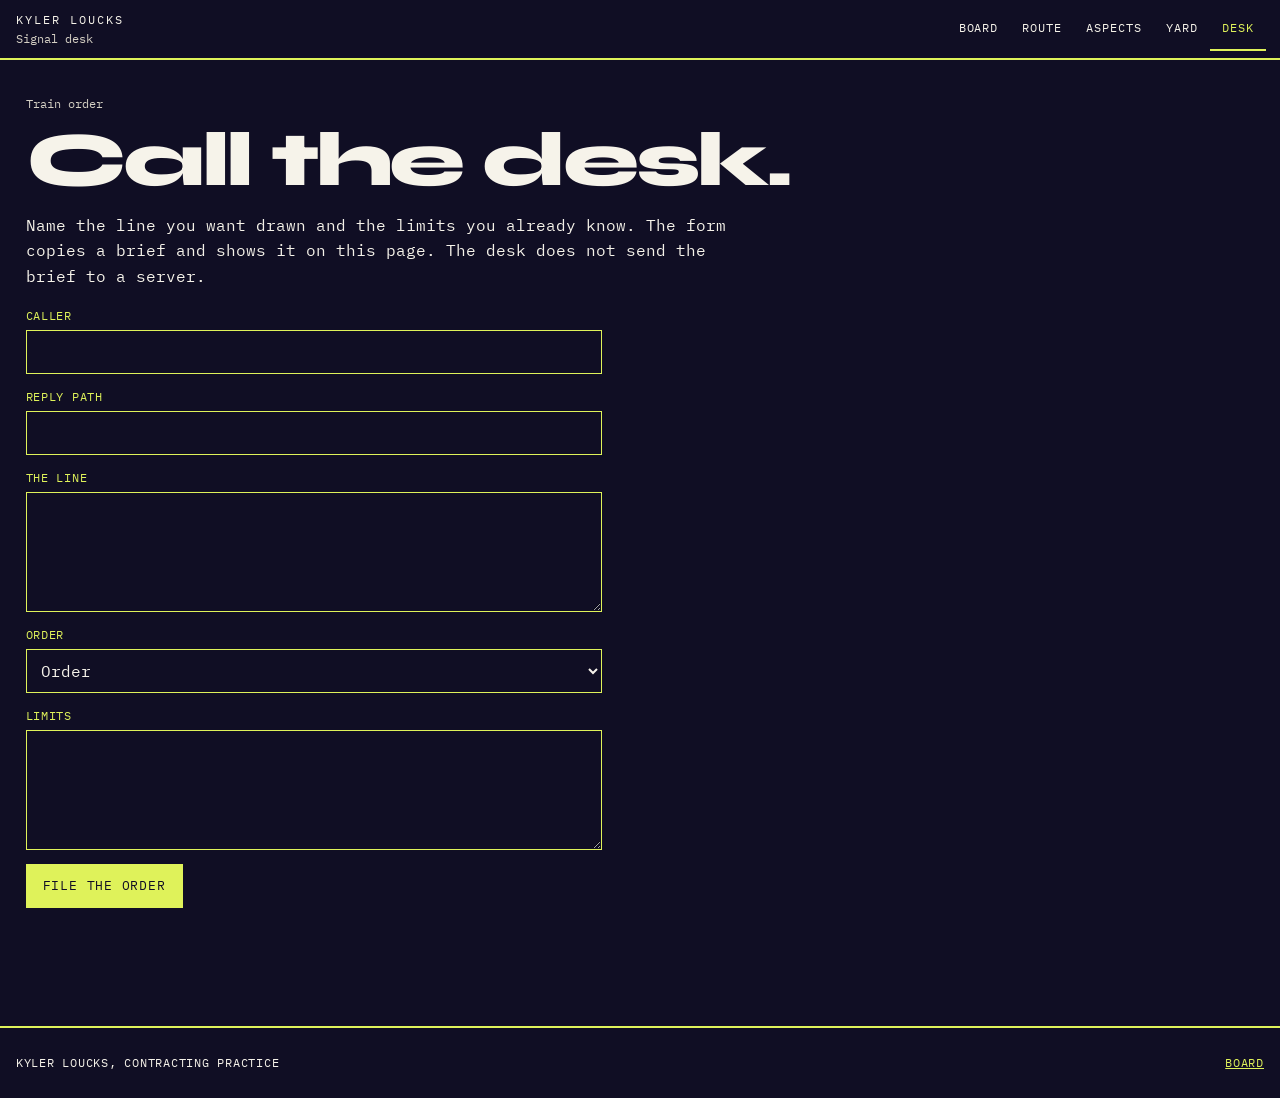
<file: desk.html>
<!DOCTYPE html>
<html lang="en">
<head>
  <meta charset="utf-8">
  <meta name="viewport" content="width=device-width, initial-scale=1">
  <title>Kyler Loucks, desk</title>
  <meta name="description" content="File an order with Kyler Loucks. The desk copies a brief and shows it here.">
  <link rel="icon" href="favicon.svg" type="image/svg+xml">
  <link rel="preconnect" href="https://fonts.googleapis.com">
  <link rel="preconnect" href="https://fonts.gstatic.com" crossorigin>
  <link href="https://fonts.googleapis.com/css2?family=IBM+Plex+Mono:wght@400;500&family=Syne:wght@700;800&display=swap" rel="stylesheet">
  <link rel="stylesheet" href="css/board.css">
</head>
<body>
  <a class="skip" href="#desk">Skip to the desk</a>
  <header class="gantry">
    <div class="identity">
      <p class="who">Kyler Loucks</p>
      <p class="desk-label">Signal desk</p>
    </div>
    <button type="button" class="lever" data-nav-toggle aria-expanded="false" aria-controls="levers">Board</button>
    <nav id="levers" class="levers" data-nav aria-label="Board">
      <a href="index.html">Board</a>
      <a href="route.html">Route</a>
      <a href="aspects.html">Aspects</a>
      <a href="yard.html">Yard</a>
      <a href="desk.html" aria-current="page">Desk</a>
    </nav>
  </header>
  <main id="desk">
    <p class="desk-label">Train order</p>
    <h1>Call the desk.</h1>
    <p class="standfirst">Name the line you want drawn and the limits you already know. <span data-mail-mode>The form copies a brief and shows it on this page.</span> The desk does not send the brief to a server.</p>
    <form class="order-form" data-brief-form action="#slip" method="post">
      <label class="field">
        <span>Caller</span>
        <input name="caller" autocomplete="name" required>
      </label>
      <label class="field">
        <span>Reply path</span>
        <input name="reply_path" type="email" autocomplete="email" required>
      </label>
      <label class="field">
        <span>The line</span>
        <textarea name="the_line" required></textarea>
      </label>
      <label class="field">
        <span>Order</span>
        <select name="order" required>
          <option value="" selected disabled>Order</option>
          <option>Cloud architecture</option>
          <option>Kubernetes platforms</option>
          <option>Terraform</option>
          <option>Delivery pipelines</option>
          <option>Serverless where it fits</option>
          <option>Multi-account structure</option>
          <option>A review of cost and reliability</option>
        </select>
      </label>
      <label class="field">
        <span>Limits</span>
        <textarea name="limits"></textarea>
      </label>
      <button type="submit">File the order</button>
    </form>
    <div class="slip" id="slip">
      <p data-brief-status role="status"></p>
      <pre data-brief-out hidden tabindex="-1"></pre>
    </div>
    <noscript>
      <p>The brief is assembled in the browser. Enable the page script, then file the order again.</p>
    </noscript>
  </main>
  <footer class="endplate">
    <p>Kyler Loucks, contracting practice</p>
    <a href="index.html">Board</a>
  </footer>
  <script src="js/site.js"></script>
</body>
</html>
</file>
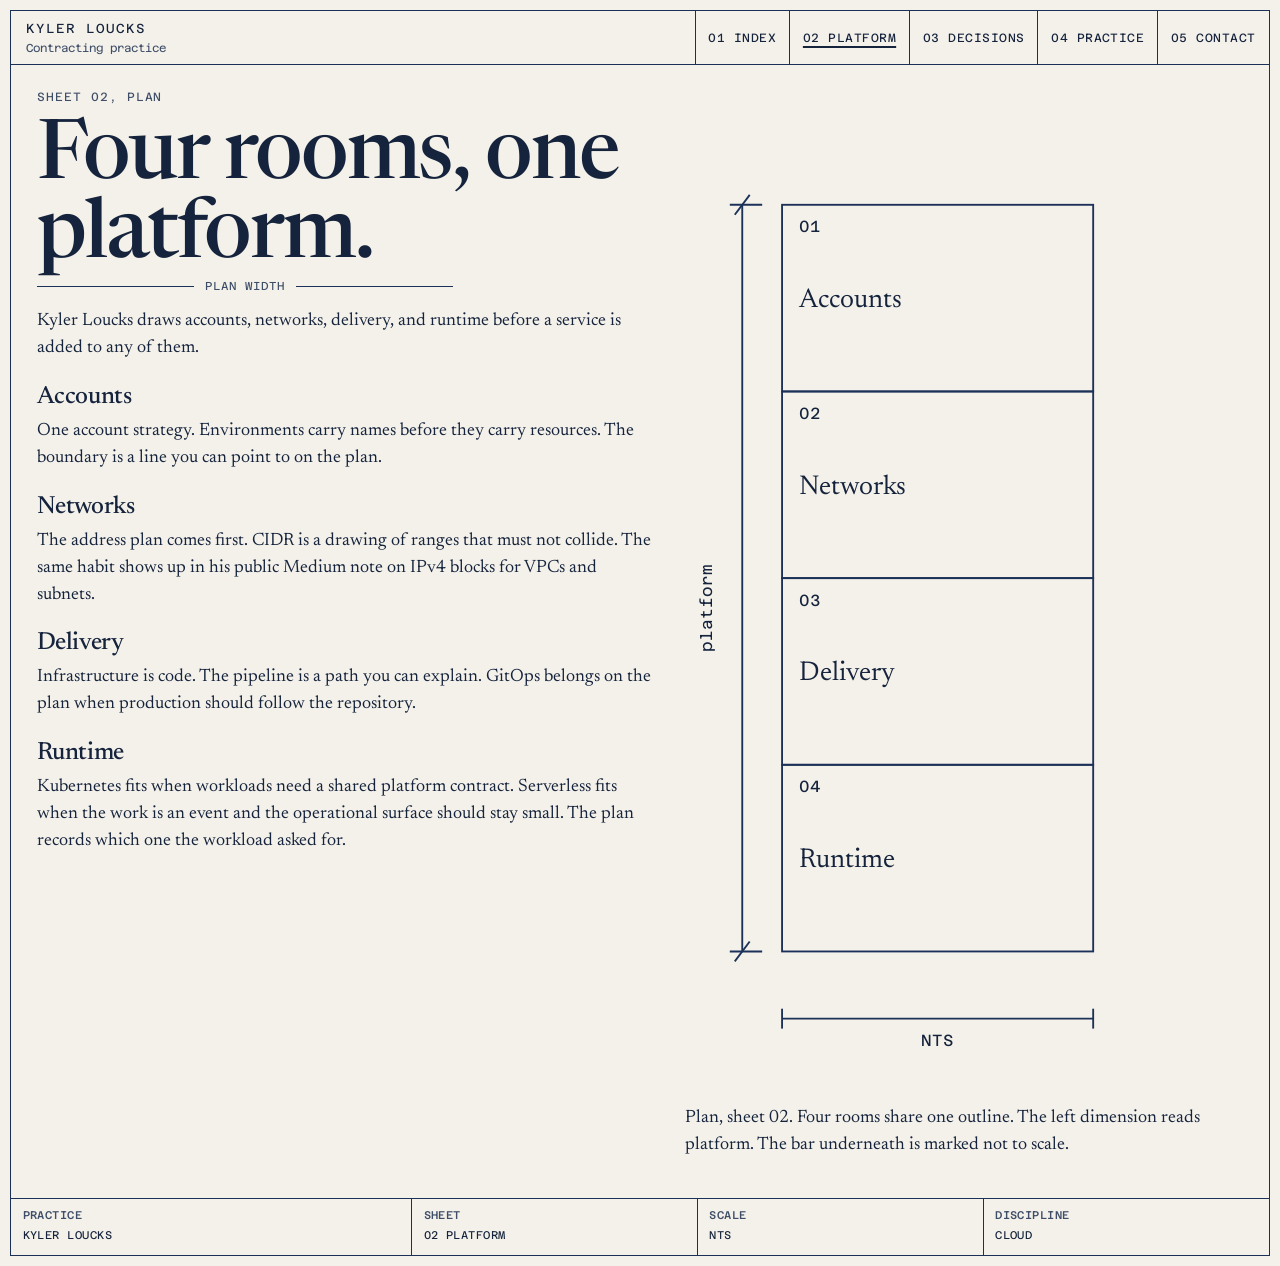
<file: platform.html>
<!DOCTYPE html>
<html lang="en">
<head>
  <meta charset="utf-8">
  <meta name="viewport" content="width=device-width, initial-scale=1">
  <title>Kyler Loucks, sheet 02, platform</title>
  <meta name="description" content="A platform plan in four rooms: accounts, networks, delivery, and runtime.">
  <link rel="icon" href="favicon.svg" type="image/svg+xml">
  <link rel="preconnect" href="https://fonts.googleapis.com">
  <link rel="preconnect" href="https://fonts.gstatic.com" crossorigin>
  <link href="https://fonts.googleapis.com/css2?family=Azeret+Mono:wght@400;500&family=Newsreader:ital,opsz,wght@0,6..72,400;0,6..72,500;0,6..72,600;1,6..72,500&display=swap" rel="stylesheet">
  <link rel="stylesheet" href="css/sheet.css">
</head>
<body>
  <a class="skip" href="#content">Skip to content</a>
  <div class="sheet">
    <header class="sheet-head">
      <div class="stamp">
        <p class="stamp-name">Kyler Loucks</p>
        <p class="stamp-role">Contracting practice</p>
      </div>
      <button type="button" class="nav-toggle" data-nav-toggle aria-expanded="false" aria-controls="sheet-nav">Sheets</button>
      <nav id="sheet-nav" class="sheet-nav" data-nav aria-label="Sheets">
        <a href="index.html">01 Index</a>
        <a href="platform.html" aria-current="page">02 Platform</a>
        <a href="decisions.html">03 Decisions</a>
        <a href="practice.html">04 Practice</a>
        <a href="contact.html">05 Contact</a>
      </nav>
    </header>
    <main id="content" class="sheet-body" tabindex="-1">
      <div class="split">
        <div class="prose">
          <p class="kicker">Sheet 02, plan</p>
          <h1>Four rooms, one platform.</h1>
          <p class="dim-under">Plan width</p>
          <p>Kyler Loucks draws accounts, networks, delivery, and runtime before a service is added to any of them.</p>
          <h2>Accounts</h2>
          <p>One account strategy. Environments carry names before they carry resources. The boundary is a line you can point to on the plan.</p>
          <h2>Networks</h2>
          <p>The address plan comes first. CIDR is a drawing of ranges that must not collide. The same habit shows up in his public Medium note on IPv4 blocks for VPCs and subnets.</p>
          <h2>Delivery</h2>
          <p>Infrastructure is code. The pipeline is a path you can explain. GitOps belongs on the plan when production should follow the repository.</p>
          <h2>Runtime</h2>
          <p>Kubernetes fits when workloads need a shared platform contract. Serverless fits when the work is an event and the operational surface should stay small. The plan records which one the workload asked for.</p>
        </div>
        <figure class="plate">
          <svg viewBox="0 0 360 760" role="img" aria-labelledby="plan-title plan-desc">
            <title id="plan-title">Plan of a platform in four rooms</title>
            <desc id="plan-desc">Stacked rooms labeled accounts, networks, delivery, and runtime, with a dimension string marked platform along the left side. Not to scale.</desc>
            <g fill="none" stroke="#1c3158" stroke-width="1.5">
              <rect x="78" y="36" width="250" height="150"/>
              <rect x="78" y="186" width="250" height="150"/>
              <rect x="78" y="336" width="250" height="150"/>
              <rect x="78" y="486" width="250" height="150"/>
              <line x1="46" y1="36" x2="46" y2="636"/>
              <line x1="36" y1="36" x2="62" y2="36"/>
              <line x1="36" y1="636" x2="62" y2="636"/>
              <line x1="40" y1="44" x2="52" y2="28"/>
              <line x1="40" y1="644" x2="52" y2="628"/>
              <line x1="78" y1="690" x2="328" y2="690"/>
              <line x1="78" y1="682" x2="78" y2="698"/>
              <line x1="328" y1="682" x2="328" y2="698"/>
            </g>
            <g fill="#15233c" stroke="none" font-family="Azeret Mono, ui-monospace, monospace">
              <text x="92" y="58" font-size="13">01</text>
              <text x="92" y="118" font-size="22" font-family="Newsreader, Palatino, serif">Accounts</text>
              <text x="92" y="208" font-size="13">02</text>
              <text x="92" y="268" font-size="22" font-family="Newsreader, Palatino, serif">Networks</text>
              <text x="92" y="358" font-size="13">03</text>
              <text x="92" y="418" font-size="22" font-family="Newsreader, Palatino, serif">Delivery</text>
              <text x="92" y="508" font-size="13">04</text>
              <text x="92" y="568" font-size="22" font-family="Newsreader, Palatino, serif">Runtime</text>
              <text x="22" y="360" font-size="13" text-anchor="middle" transform="rotate(-90 22 360)">platform</text>
              <text x="203" y="712" font-size="13" text-anchor="middle">NTS</text>
            </g>
          </svg>
          <figcaption class="prose">Plan, sheet 02. Four rooms share one outline. The left dimension reads platform. The bar underneath is marked not to scale.</figcaption>
        </figure>
      </div>
    </main>
    <footer class="titleblock" aria-label="Title block">
      <div><strong>Practice</strong> Kyler Loucks</div>
      <div><strong>Sheet</strong> 02 Platform</div>
      <div><strong>Scale</strong> NTS</div>
      <div><strong>Discipline</strong> Cloud</div>
    </footer>
  </div>
  <script src="js/site.js"></script>
</body>
</html>
</file>
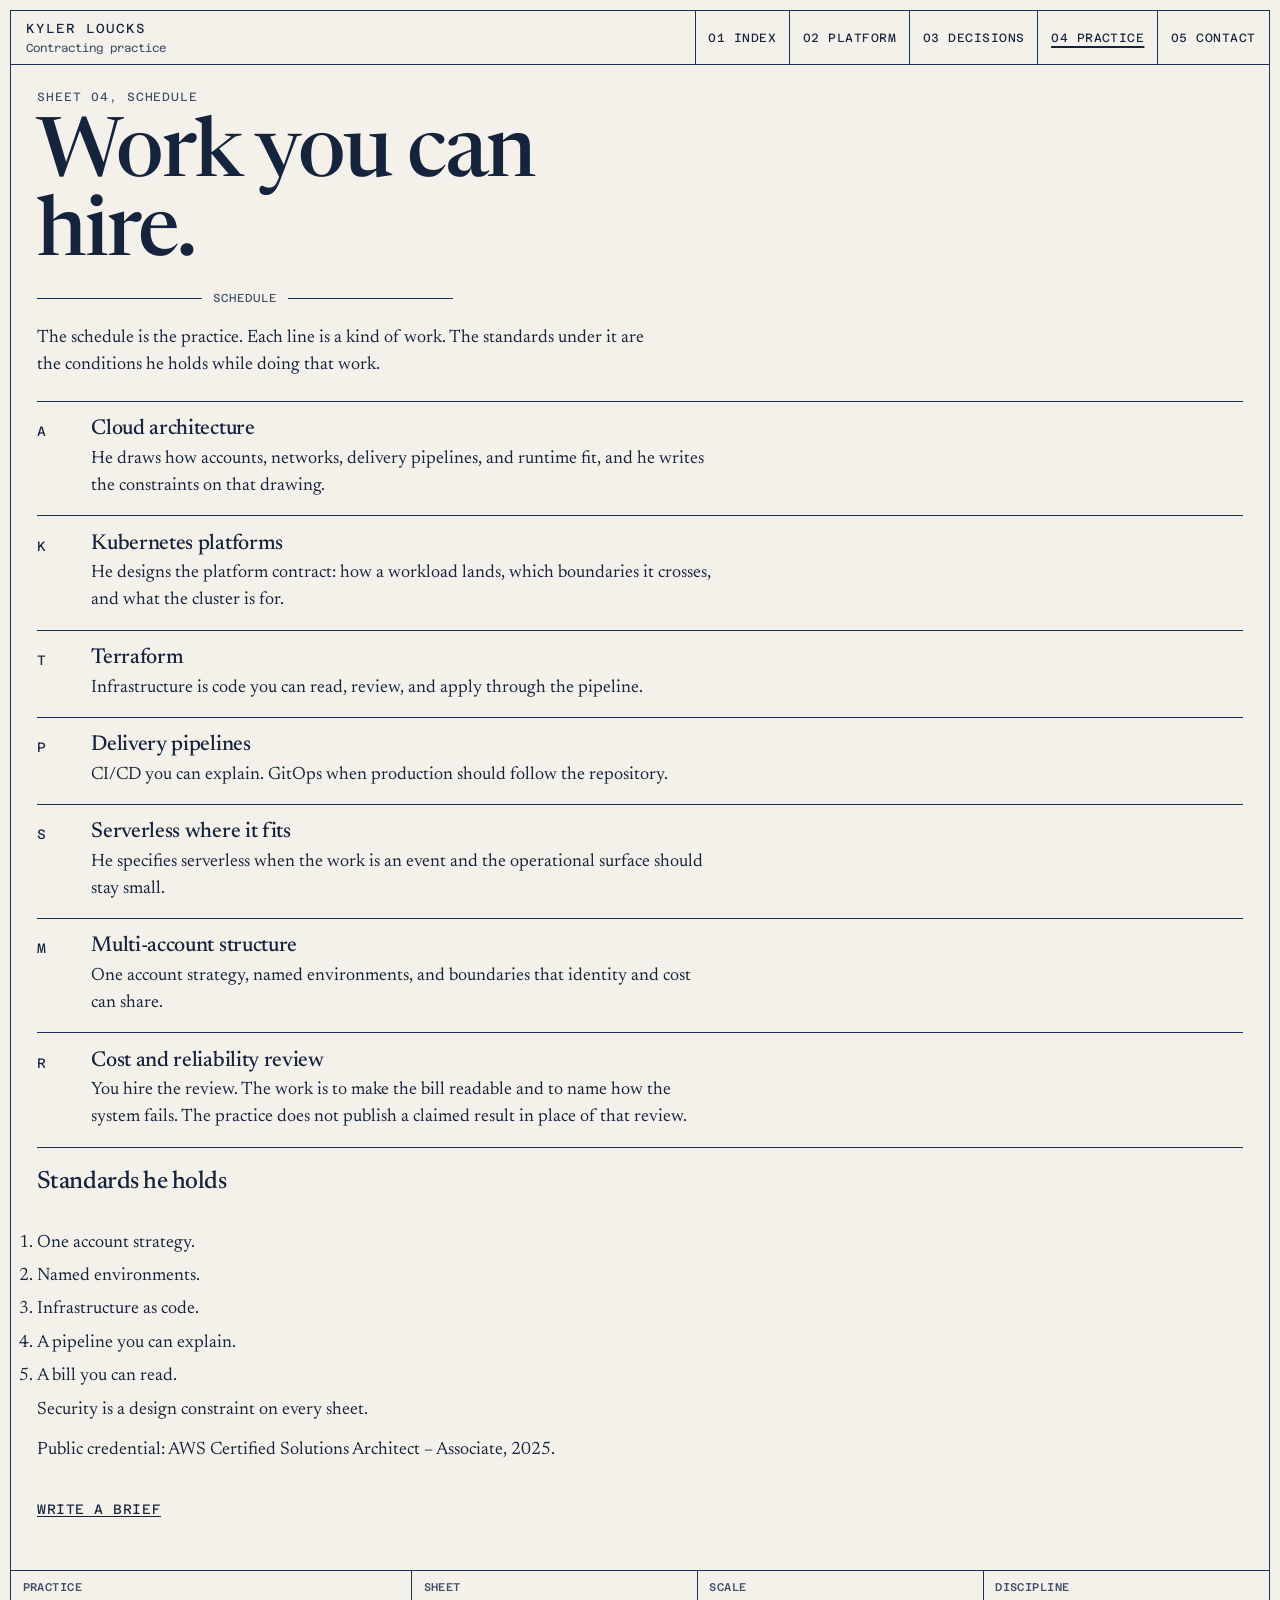
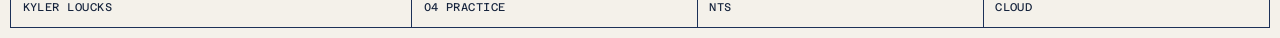
<file: practice.html>
<!DOCTYPE html>
<html lang="en">
<head>
  <meta charset="utf-8">
  <meta name="viewport" content="width=device-width, initial-scale=1">
  <title>Kyler Loucks, sheet 04, practice</title>
  <meta name="description" content="Cloud architecture, Kubernetes, Terraform, pipelines, and reviews you can hire from Kyler Loucks.">
  <link rel="icon" href="favicon.svg" type="image/svg+xml">
  <link rel="preconnect" href="https://fonts.googleapis.com">
  <link rel="preconnect" href="https://fonts.gstatic.com" crossorigin>
  <link href="https://fonts.googleapis.com/css2?family=Azeret+Mono:wght@400;500&family=Newsreader:ital,opsz,wght@0,6..72,400;0,6..72,500;0,6..72,600;1,6..72,500&display=swap" rel="stylesheet">
  <link rel="stylesheet" href="css/sheet.css">
</head>
<body>
  <a class="skip" href="#content">Skip to content</a>
  <div class="sheet">
    <header class="sheet-head">
      <div class="stamp">
        <p class="stamp-name">Kyler Loucks</p>
        <p class="stamp-role">Contracting practice</p>
      </div>
      <button type="button" class="nav-toggle" data-nav-toggle aria-expanded="false" aria-controls="sheet-nav">Sheets</button>
      <nav id="sheet-nav" class="sheet-nav" data-nav aria-label="Sheets">
        <a href="index.html">01 Index</a>
        <a href="platform.html">02 Platform</a>
        <a href="decisions.html">03 Decisions</a>
        <a href="practice.html" aria-current="page">04 Practice</a>
        <a href="contact.html">05 Contact</a>
      </nav>
    </header>
    <main id="content" class="sheet-body" tabindex="-1">
      <p class="kicker">Sheet 04, schedule</p>
      <h1>Work you can hire.</h1>
      <p class="dim-under">Schedule</p>
      <p class="prose">The schedule is the practice. Each line is a kind of work. The standards under it are the conditions he holds while doing that work.</p>
      <ol class="spec">
        <li>
          <span class="mark">A</span>
          <div>
            <h2>Cloud architecture</h2>
            <p>He draws how accounts, networks, delivery pipelines, and runtime fit, and he writes the constraints on that drawing.</p>
          </div>
        </li>
        <li>
          <span class="mark">K</span>
          <div>
            <h2>Kubernetes platforms</h2>
            <p>He designs the platform contract: how a workload lands, which boundaries it crosses, and what the cluster is for.</p>
          </div>
        </li>
        <li>
          <span class="mark">T</span>
          <div>
            <h2>Terraform</h2>
            <p>Infrastructure is code you can read, review, and apply through the pipeline.</p>
          </div>
        </li>
        <li>
          <span class="mark">P</span>
          <div>
            <h2>Delivery pipelines</h2>
            <p>CI/CD you can explain. GitOps when production should follow the repository.</p>
          </div>
        </li>
        <li>
          <span class="mark">S</span>
          <div>
            <h2>Serverless where it fits</h2>
            <p>He specifies serverless when the work is an event and the operational surface should stay small.</p>
          </div>
        </li>
        <li>
          <span class="mark">M</span>
          <div>
            <h2>Multi-account structure</h2>
            <p>One account strategy, named environments, and boundaries that identity and cost can share.</p>
          </div>
        </li>
        <li>
          <span class="mark">R</span>
          <div>
            <h2>Cost and reliability review</h2>
            <p>You hire the review. The work is to make the bill readable and to name how the system fails. The practice does not publish a claimed result in place of that review.</p>
          </div>
        </li>
      </ol>
      <div class="prose">
        <h2>Standards he holds</h2>
        <ol class="standards">
          <li>One account strategy.</li>
          <li>Named environments.</li>
          <li>Infrastructure as code.</li>
          <li>A pipeline you can explain.</li>
          <li>A bill you can read.</li>
        </ol>
        <p>Security is a design constraint on every sheet.</p>
        <p>Public credential: AWS Certified Solutions Architect – Associate, 2025.</p>
        <a class="text-link" href="contact.html">Write a brief</a>
      </div>
    </main>
    <footer class="titleblock" aria-label="Title block">
      <div><strong>Practice</strong> Kyler Loucks</div>
      <div><strong>Sheet</strong> 04 Practice</div>
      <div><strong>Scale</strong> NTS</div>
      <div><strong>Discipline</strong> Cloud</div>
    </footer>
  </div>
  <script src="js/site.js"></script>
</body>
</html>
</file>
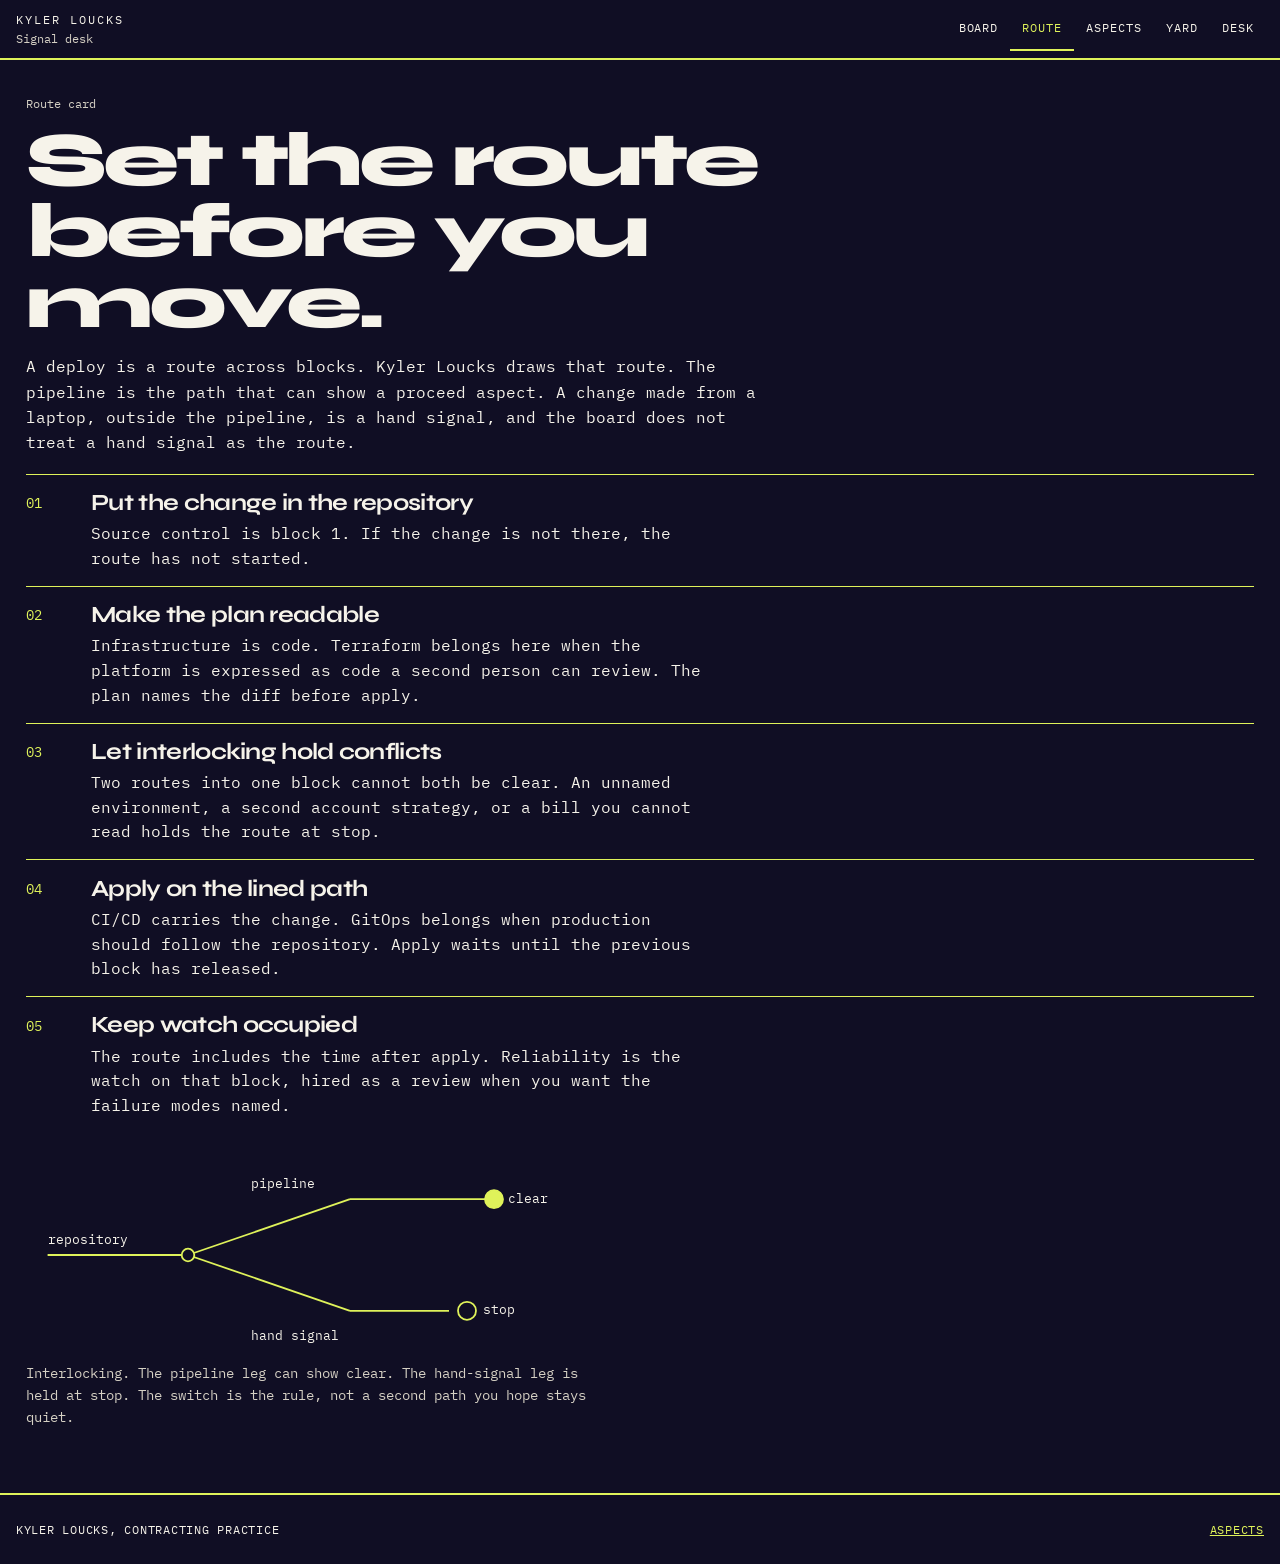
<file: route.html>
<!DOCTYPE html>
<html lang="en">
<head>
  <meta charset="utf-8">
  <meta name="viewport" content="width=device-width, initial-scale=1">
  <title>Kyler Loucks, route</title>
  <meta name="description" content="How Kyler Loucks sets a deploy route, from repository to watch.">
  <link rel="icon" href="favicon.svg" type="image/svg+xml">
  <link rel="preconnect" href="https://fonts.googleapis.com">
  <link rel="preconnect" href="https://fonts.gstatic.com" crossorigin>
  <link href="https://fonts.googleapis.com/css2?family=IBM+Plex+Mono:wght@400;500&family=Syne:wght@700;800&display=swap" rel="stylesheet">
  <link rel="stylesheet" href="css/board.css">
</head>
<body>
  <a class="skip" href="#route">Skip to the route</a>
  <header class="gantry">
    <div class="identity">
      <p class="who">Kyler Loucks</p>
      <p class="desk-label">Signal desk</p>
    </div>
    <button type="button" class="lever" data-nav-toggle aria-expanded="false" aria-controls="levers">Board</button>
    <nav id="levers" class="levers" data-nav aria-label="Board">
      <a href="index.html">Board</a>
      <a href="route.html" aria-current="page">Route</a>
      <a href="aspects.html">Aspects</a>
      <a href="yard.html">Yard</a>
      <a href="desk.html">Desk</a>
    </nav>
  </header>
  <main id="route">
    <p class="desk-label">Route card</p>
    <h1>Set the route before you move.</h1>
    <p class="standfirst">A deploy is a route across blocks. Kyler Loucks draws that route. The pipeline is the path that can show a proceed aspect. A change made from a laptop, outside the pipeline, is a hand signal, and the board does not treat a hand signal as the route.</p>
    <ol class="orders">
      <li>
        <span class="num">01</span>
        <div>
          <h2>Put the change in the repository</h2>
          <p>Source control is block 1. If the change is not there, the route has not started.</p>
        </div>
      </li>
      <li>
        <span class="num">02</span>
        <div>
          <h2>Make the plan readable</h2>
          <p>Infrastructure is code. Terraform belongs here when the platform is expressed as code a second person can review. The plan names the diff before apply.</p>
        </div>
      </li>
      <li>
        <span class="num">03</span>
        <div>
          <h2>Let interlocking hold conflicts</h2>
          <p>Two routes into one block cannot both be clear. An unnamed environment, a second account strategy, or a bill you cannot read holds the route at stop.</p>
        </div>
      </li>
      <li>
        <span class="num">04</span>
        <div>
          <h2>Apply on the lined path</h2>
          <p>CI/CD carries the change. GitOps belongs when production should follow the repository. Apply waits until the previous block has released.</p>
        </div>
      </li>
      <li>
        <span class="num">05</span>
        <div>
          <h2>Keep watch occupied</h2>
          <p>The route includes the time after apply. Reliability is the watch on that block, hired as a review when you want the failure modes named.</p>
        </div>
      </li>
    </ol>
    <figure class="switch">
      <svg viewBox="0 0 640 220" role="img" aria-labelledby="switch-title switch-desc">
        <title id="switch-title">Two routes through a switch</title>
        <desc id="switch-desc">A single line leaves the repository and meets a switch. One leg continues through plan and apply. The other leg ends at a stop lamp. Both legs cannot be clear at once.</desc>
        <g fill="none" stroke="#dff25a" stroke-width="2">
          <line x1="24" y1="110" x2="180" y2="110"/>
          <line x1="180" y1="110" x2="360" y2="48"/>
          <line x1="180" y1="110" x2="360" y2="172"/>
          <line x1="360" y1="48" x2="520" y2="48"/>
          <line x1="360" y1="172" x2="470" y2="172"/>
          <circle cx="180" cy="110" r="7" fill="#100e24"/>
          <circle cx="520" cy="48" r="10" fill="#dff25a"/>
          <circle cx="490" cy="172" r="10"/>
        </g>
        <g fill="#f6f3ea" font-family="IBM Plex Mono, ui-monospace, monospace" font-size="14">
          <text x="24" y="98">repository</text>
          <text x="250" y="36">pipeline</text>
          <text x="250" y="204">hand signal</text>
          <text x="536" y="52">clear</text>
          <text x="508" y="176">stop</text>
        </g>
      </svg>
      <figcaption>Interlocking. The pipeline leg can show clear. The hand-signal leg is held at stop. The switch is the rule, not a second path you hope stays quiet.</figcaption>
    </figure>
  </main>
  <footer class="endplate">
    <p>Kyler Loucks, contracting practice</p>
    <a href="aspects.html">Aspects</a>
  </footer>
  <script src="js/site.js"></script>
</body>
</html>
</file>
<file: css/sheet.css>
:root {
  --paper: #f4f1ea;
  --ink: #15233c;
  --line: #1c3158;
  --quiet: #3e4e68;
  --mono: "Azeret Mono", ui-monospace, "Courier New", monospace;
  --serif: "Newsreader", "Iowan Old Style", Palatino, Georgia, serif;
  --sheet-gap: 0.65rem;
}

*,
*::before,
*::after {
  box-sizing: border-box;
}

html {
  overflow-x: clip;
}

body {
  margin: 0;
  background: var(--paper);
  color: var(--ink);
  font-family: var(--serif);
  font-size: 1.125rem;
  line-height: 1.5;
  font-optical-sizing: auto;
}

img,
svg {
  max-width: 100%;
  height: auto;
}

.skip {
  position: absolute;
  left: 0.75rem;
  top: 0.75rem;
  transform: translateY(-160%);
  display: inline-flex;
  align-items: center;
  min-height: 44px;
  background: var(--paper);
  color: var(--ink);
  border: 1px solid var(--ink);
  padding: 0.65rem 0.9rem;
  z-index: 8;
  font-family: var(--mono);
  font-size: 0.85rem;
  text-decoration: none;
}

.skip:focus {
  transform: none;
}

:focus-visible {
  outline: 2px solid var(--ink);
  outline-offset: 3px;
}

.sheet {
  margin: var(--sheet-gap);
  border: 1.5px solid var(--line);
  min-height: calc(100vh - 1.3rem);
  display: flex;
  flex-direction: column;
  background: var(--paper);
}

.sheet-head {
  display: flex;
  flex-wrap: wrap;
  align-items: stretch;
  justify-content: space-between;
  border-bottom: 1.5px solid var(--line);
  padding-left: 0.9rem;
  gap: 0.25rem 0;
}

.stamp {
  display: flex;
  flex-direction: column;
  justify-content: center;
  min-height: 44px;
  padding: 0.45rem 0.75rem 0.45rem 0;
}

.stamp-name {
  margin: 0;
  font-family: var(--mono);
  font-size: 0.82rem;
  letter-spacing: 0.08em;
  text-transform: uppercase;
}

.stamp-role {
  margin: 0.1rem 0 0;
  font-family: var(--mono);
  font-size: 0.72rem;
  color: var(--quiet);
}

.nav-toggle {
  display: none;
  margin: 0.35rem 0.5rem 0.35rem auto;
  min-height: 44px;
  min-width: 44px;
  padding: 0 0.9rem;
  background: transparent;
  color: var(--ink);
  border: 1px solid var(--line);
  font-family: var(--mono);
  font-size: 0.8rem;
  letter-spacing: 0.06em;
  text-transform: uppercase;
  cursor: pointer;
}

.sheet-nav {
  display: flex;
  flex-wrap: wrap;
  align-items: stretch;
}

.sheet-nav a {
  display: inline-flex;
  align-items: center;
  min-height: 44px;
  padding: 0 0.8rem;
  border-left: 1px solid var(--line);
  color: var(--ink);
  font-family: var(--mono);
  font-size: 0.75rem;
  letter-spacing: 0.04em;
  text-decoration: none;
  text-transform: uppercase;
}

.sheet-nav a[aria-current="page"] {
  text-decoration: underline;
  text-decoration-thickness: 1.5px;
  text-underline-offset: 0.35em;
}

.sheet-nav a:hover {
  text-decoration: underline;
  text-underline-offset: 0.35em;
}

.sheet-body {
  padding: 1.25rem 1.15rem 2rem;
  flex: 1;
}

.axis {
  display: grid;
  grid-template-columns: 2.4rem minmax(0, 1fr);
  margin: -1.25rem -1.15rem 1.5rem;
  border-bottom: 1px solid var(--line);
}

.axis-y,
.axis-x {
  font-family: var(--mono);
  font-size: 0.65rem;
  color: var(--quiet);
  letter-spacing: 0.04em;
}

.axis-y {
  border-right: 1px solid var(--line);
  display: flex;
  flex-direction: column;
  justify-content: space-between;
  align-items: center;
  padding: 0.35rem 0;
  min-height: 8.5rem;
}

.axis-x {
  display: flex;
  justify-content: space-between;
  align-items: flex-end;
  padding: 0.35rem 0.6rem 0.3rem;
  border-bottom: 1px solid var(--line);
}

.axis-plot {
  grid-column: 2;
  padding: 1.1rem 1rem 0.2rem 0.9rem;
}

.kicker {
  margin: 0 0 0.7rem;
  font-family: var(--mono);
  font-size: 0.75rem;
  letter-spacing: 0.08em;
  text-transform: uppercase;
  color: var(--quiet);
}

h1 {
  margin: 0;
  font-weight: 500;
  font-size: clamp(2.5rem, 7vw, 5.15rem);
  line-height: 0.96;
  letter-spacing: -0.025em;
  max-width: 11.5ch;
}

h2 {
  margin: 1.35rem 0 0.35rem;
  font-weight: 500;
  font-size: 1.55rem;
  letter-spacing: -0.02em;
  line-height: 1.15;
}

.dim-under {
  display: flex;
  align-items: center;
  gap: 0.7rem;
  max-width: 26rem;
  margin: 0.9rem 0 1rem;
  font-family: var(--mono);
  font-size: 0.72rem;
  letter-spacing: 0.08em;
  text-transform: uppercase;
  color: var(--quiet);
}

.dim-under::before,
.dim-under::after {
  content: "";
  flex: 1;
  height: 0;
  border-top: 1px solid var(--line);
}

.lede {
  max-width: 38rem;
  margin: 0 0 0.85rem;
  font-size: 1.2rem;
  line-height: 1.45;
}

.prose {
  max-width: 62ch;
}

.prose p,
.prose li {
  margin: 0 0 0.85rem;
}

a {
  color: var(--ink);
}

.prose a {
  text-underline-offset: 0.18em;
}

.chapter {
  margin-top: 2.6rem;
  display: grid;
  grid-template-columns: minmax(0, 1fr);
  gap: 1rem 1.5rem;
}

.chapter h2 {
  margin: 0 0 0.4rem;
  font-weight: 500;
  font-size: clamp(1.7rem, 3vw, 2.35rem);
  letter-spacing: -0.02em;
  line-height: 1.05;
}

.cut {
  margin: 0;
}

.cut svg {
  width: 100%;
  height: auto;
  display: block;
}

.cut figcaption {
  margin-top: 0.7rem;
  max-width: 62ch;
  font-size: 1rem;
}

.notes {
  list-style: none;
  margin: 0;
  padding: 0;
  max-width: 62ch;
}

.notes li {
  display: grid;
  grid-template-columns: 3.2rem minmax(0, 1fr);
  gap: 0.6rem;
  padding: 0.55rem 0;
  border-top: 1px solid var(--line);
  font-size: 1rem;
}

.notes li:last-child {
  border-bottom: 1px solid var(--line);
}

.notes span {
  font-family: var(--mono);
  font-size: 0.75rem;
  letter-spacing: 0.06em;
  padding-top: 0.28rem;
}

.pull {
  margin: 2.2rem 0 0;
  padding-top: 0.8rem;
  border-top: 1px solid var(--line);
  font-size: clamp(1.55rem, 3vw, 2.15rem);
  font-weight: 500;
  font-style: italic;
  line-height: 1.2;
  letter-spacing: -0.02em;
  max-width: 18ch;
}

.pull + p {
  font-family: var(--mono);
  font-size: 0.75rem;
  letter-spacing: 0.06em;
  text-transform: uppercase;
  color: var(--quiet);
}

.split {
  display: grid;
  grid-template-columns: minmax(0, 1fr);
  gap: 1.5rem;
}

.split h1 {
  max-width: 12ch;
}

.plate {
  margin: 0;
}

.plate svg {
  width: min(100%, 28rem);
  height: auto;
  display: block;
}

.marginalia {
  display: grid;
  grid-template-columns: minmax(0, 1fr);
  gap: 0.8rem;
}

.margin-note {
  margin: 0;
  font-family: var(--mono);
  font-size: 0.78rem;
  line-height: 1.45;
  letter-spacing: 0.02em;
  color: var(--quiet);
  max-width: 16rem;
}

.spec {
  list-style: none;
  margin: 1.4rem 0 0;
  padding: 0;
  border-top: 1.5px solid var(--line);
}

.spec li {
  display: grid;
  grid-template-columns: 2.5rem minmax(0, 1fr);
  gap: 0.4rem 0.9rem;
  padding: 0.95rem 0;
  border-bottom: 1px solid var(--line);
}

.spec h2 {
  margin: 0;
  font-size: 1.35rem;
  font-weight: 500;
  letter-spacing: -0.015em;
  line-height: 1.15;
}

.spec p {
  margin: 0.25rem 0 0;
  grid-column: 2;
  max-width: 62ch;
}

.mark {
  font-family: var(--mono);
  font-size: 0.85rem;
  padding-top: 0.25rem;
}

.standards {
  margin: 2rem 0 0;
  padding: 0;
  max-width: 38rem;
}

.standards li {
  margin: 0 0 0.4rem;
}

.text-link {
  display: inline-flex;
  align-items: center;
  min-height: 44px;
  margin-top: 0.6rem;
  font-family: var(--mono);
  font-size: 0.85rem;
  letter-spacing: 0.04em;
  text-transform: uppercase;
}

.form {
  display: grid;
  gap: 0.85rem;
  max-width: 36rem;
  margin-top: 1.2rem;
}

.field {
  display: grid;
  gap: 0.3rem;
}

.field span {
  font-family: var(--mono);
  font-size: 0.75rem;
  letter-spacing: 0.05em;
  text-transform: uppercase;
}

input,
select,
textarea {
  width: 100%;
  min-height: 44px;
  padding: 0.55rem 0.65rem;
  border: 1px solid var(--line);
  border-radius: 0;
  background: transparent;
  color: var(--ink);
  font-family: var(--mono);
  font-size: 1rem;
}

textarea {
  min-height: 7.5rem;
  resize: vertical;
}

button[type="submit"] {
  justify-self: start;
  min-height: 44px;
  min-width: 44px;
  padding: 0 1.1rem;
  border: 1px solid var(--ink);
  border-radius: 0;
  background: var(--ink);
  color: var(--paper);
  font-family: var(--mono);
  font-size: 0.85rem;
  letter-spacing: 0.05em;
  text-transform: uppercase;
  cursor: pointer;
}

button[type="submit"]:hover {
  background: var(--paper);
  color: var(--ink);
}

.revision {
  margin-top: 1.4rem;
  max-width: 40rem;
}

.revision [data-brief-status] {
  min-height: 1.4rem;
  font-family: var(--mono);
  font-size: 0.85rem;
}

.brief {
  margin: 0.4rem 0 0;
  padding: 0.9rem 0 0;
  border-top: 1px solid var(--line);
  font-family: var(--mono);
  font-size: 0.92rem;
  line-height: 1.45;
  white-space: pre-wrap;
  overflow-wrap: anywhere;
}

.titleblock {
  display: grid;
  grid-template-columns: 1.4fr repeat(3, minmax(0, 1fr));
  border-top: 1.5px solid var(--line);
  font-family: var(--mono);
  font-size: 0.7rem;
  letter-spacing: 0.04em;
  text-transform: uppercase;
}

.titleblock div {
  padding: 0.55rem 0.7rem 0.65rem;
  border-left: 1px solid var(--line);
  min-height: 44px;
}

.titleblock div:first-child {
  border-left: 0;
}

.titleblock strong {
  display: block;
  font-weight: 500;
  color: var(--quiet);
  margin-bottom: 0.2rem;
}

@media (min-width: 800px) {
  .sheet-body {
    padding: 1.4rem 1.6rem 2.4rem;
  }

  .axis {
    margin: -1.4rem -1.6rem 1.6rem;
  }

  .chapter {
    grid-template-columns: minmax(0, 1.4fr) minmax(16rem, 0.8fr);
    align-items: start;
  }

  .split {
    grid-template-columns: minmax(0, 1.05fr) minmax(16rem, 0.95fr);
    align-items: start;
    gap: 2rem;
  }

  .plate {
    margin-top: 4.5rem;
  }
}

@media (min-width: 960px) {
  .marginalia {
    grid-template-columns: 10rem minmax(0, 40rem) 10rem;
    gap: 1.2rem 1.4rem;
    align-items: start;
  }

  .marginalia .margin-note:first-child {
    text-align: right;
    justify-self: end;
    padding-top: 0.45rem;
  }

  .marginalia .margin-note:last-child {
    padding-top: 6.5rem;
  }
}

@media (max-width: 760px) {
  body {
    font-size: 1.0625rem;
  }

  .nav-toggle {
    display: inline-flex;
    align-items: center;
    justify-content: center;
  }

  .sheet-nav {
    display: none;
    flex-basis: 100%;
    flex-direction: column;
    border-top: 1px solid var(--line);
  }

  .sheet-nav.is-open {
    display: flex;
  }

  .sheet-nav a {
    border-left: 0;
    border-top: 1px solid var(--line);
    padding: 0 0.9rem;
  }

  .sheet-nav a:first-child {
    border-top: 0;
  }

  .titleblock {
    grid-template-columns: 1fr 1fr;
  }

  .titleblock div:nth-child(odd) {
    border-left: 0;
  }

  .titleblock div:nth-child(n + 3) {
    border-top: 1px solid var(--line);
  }
}

@media (max-width: 420px) {
  .titleblock {
    grid-template-columns: 1fr;
  }

  .titleblock div {
    border-left: 0;
    border-top: 1px solid var(--line);
  }

  .titleblock div:first-child {
    border-top: 0;
  }
}

@media (prefers-reduced-motion: reduce) {
  *,
  *::before,
  *::after {
    animation: none !important;
    transition: none !important;
    scroll-behavior: auto !important;
  }
}
</file>
<file: acid/css/board.css>
:root {
  --night: #100e24;
  --lime: #dff25a;
  --paper: #f6f3ea;
  --mist: #d5d0c4;
  --display: "Syne", "Arial Narrow", sans-serif;
  --mono: "IBM Plex Mono", ui-monospace, "Courier New", monospace;
}

*,
*::before,
*::after {
  box-sizing: border-box;
}

html {
  overflow-x: clip;
  color-scheme: dark;
}

body {
  margin: 0;
  background: var(--night);
  color: var(--paper);
  font-family: var(--mono);
  font-size: 1rem;
  line-height: 1.55;
}

.skip {
  position: absolute;
  left: 0.75rem;
  top: 0.75rem;
  transform: translateY(-160%);
  display: inline-flex;
  align-items: center;
  min-height: 44px;
  background: var(--lime);
  color: var(--night);
  padding: 0.65rem 0.9rem;
  z-index: 8;
  text-decoration: none;
  font-size: 0.85rem;
}

.skip:focus {
  transform: none;
}

:focus-visible {
  outline: 2px solid var(--lime);
  outline-offset: 3px;
}

.gantry {
  display: flex;
  flex-wrap: wrap;
  align-items: center;
  gap: 0.35rem 0.5rem;
  padding: 0.45rem 0.9rem 0.45rem 1rem;
  border-bottom: 2px solid var(--lime);
}

.identity {
  margin-right: auto;
  min-height: 44px;
  display: flex;
  flex-direction: column;
  justify-content: center;
}

.identity p {
  margin: 0;
}

.who {
  letter-spacing: 0.16em;
  text-transform: uppercase;
  font-size: 0.78rem;
}

.desk-label {
  color: var(--mist);
  font-size: 0.75rem;
}

.lever {
  display: none;
  min-height: 44px;
  min-width: 44px;
  padding: 0 0.9rem;
  background: transparent;
  color: var(--lime);
  border: 1px solid var(--lime);
  border-radius: 0;
  font-family: var(--mono);
  font-size: 0.78rem;
  letter-spacing: 0.08em;
  text-transform: uppercase;
  cursor: pointer;
}

.levers {
  display: flex;
  flex-wrap: wrap;
  align-items: stretch;
}

.levers a {
  display: inline-flex;
  align-items: center;
  min-height: 44px;
  padding: 0 0.75rem;
  color: var(--paper);
  text-decoration: none;
  letter-spacing: 0.08em;
  text-transform: uppercase;
  font-size: 0.75rem;
  border-bottom: 2px solid transparent;
}

.levers a[aria-current="page"] {
  color: var(--lime);
  border-bottom-color: var(--lime);
}

.levers a:hover {
  color: var(--lime);
}

main {
  padding: 1.1rem 1rem 3rem;
}

.banner {
  margin: 0.2rem 0 0;
  font-family: var(--display);
  font-weight: 800;
  font-size: clamp(4.5rem, 18vw, 14rem);
  line-height: 0.78;
  letter-spacing: -0.06em;
  color: var(--lime);
  white-space: nowrap;
  overflow: hidden;
  max-width: 100%;
}

.banner-note {
  margin: 0.35rem 0 1rem;
  color: var(--mist);
  font-size: 0.78rem;
  letter-spacing: 0.04em;
  text-transform: uppercase;
}

h1 {
  margin: 0;
  font-family: var(--display);
  font-weight: 800;
  font-size: clamp(2.5rem, 6vw, 4.8rem);
  line-height: 0.92;
  letter-spacing: -0.045em;
  max-width: 12ch;
}

h2 {
  margin: 0;
  font-family: var(--display);
  font-weight: 700;
  font-size: 1.45rem;
  letter-spacing: -0.03em;
  line-height: 1.1;
}

.standfirst {
  max-width: 46rem;
  margin: 1rem 0 0;
  font-size: 1.02rem;
}

a {
  color: var(--lime);
}

.line-link {
  display: inline-flex;
  align-items: center;
  min-height: 44px;
  margin-top: 0.4rem;
  color: var(--lime);
  letter-spacing: 0.06em;
  text-transform: uppercase;
  font-size: 0.82rem;
}

.board-row {
  display: grid;
  grid-template-columns: auto minmax(0, 1fr);
  gap: 0.8rem;
  margin-top: 2rem;
  align-items: stretch;
}

.vert {
  margin: 0;
  writing-mode: vertical-rl;
  transform: rotate(180deg);
  font-family: var(--display);
  font-weight: 700;
  letter-spacing: 0.22em;
  text-transform: uppercase;
  color: var(--lime);
  font-size: 0.78rem;
}

.track {
  list-style: none;
  margin: 0;
  padding: 1.6rem 0 0;
  display: grid;
  grid-template-columns: repeat(5, minmax(0, 1fr));
  border-top: 2px solid var(--lime);
}

.block {
  min-width: 0;
  padding: 0.85rem 0.75rem 1.2rem;
  border-right: 1px solid var(--lime);
}

.block:last-child {
  border-right: 0;
}

.block:nth-child(3) {
  transform: translateY(-0.85rem);
}

.lamp {
  display: block;
  width: 1.15rem;
  height: 1.15rem;
  border: 2px solid var(--lime);
  border-radius: 50%;
  margin-bottom: 0.75rem;
  position: relative;
  overflow: hidden;
}

.lamp.clear {
  background: var(--lime);
}

.lamp.approach::after {
  content: "";
  position: absolute;
  left: 0;
  right: 0;
  bottom: 0;
  height: 50%;
  background: var(--lime);
}

.block-id,
.aspect-name {
  margin: 0.35rem 0 0;
  font-size: 0.72rem;
  letter-spacing: 0.08em;
  text-transform: uppercase;
  color: var(--lime);
}

.block p:last-child {
  margin: 0.45rem 0 0;
  color: var(--paper);
  font-size: 0.92rem;
}

.orders,
.timetable,
.limits ul {
  list-style: none;
  margin: 1.2rem 0 0;
  padding: 0;
}

.orders li,
.timetable li {
  display: grid;
  grid-template-columns: 3.2rem minmax(0, 1fr);
  gap: 0.35rem 0.9rem;
  border-top: 1px solid var(--lime);
  padding: 0.95rem 0;
}

.num,
.when {
  color: var(--lime);
  font-size: 0.85rem;
  padding-top: 0.2rem;
}

.orders p,
.timetable p,
.mast p,
.leaf p {
  margin: 0.35rem 0 0;
  max-width: 62ch;
}

.yard {
  display: grid;
  grid-template-columns: minmax(0, 1fr);
  gap: 1.5rem;
  margin-top: 1.4rem;
}

.limits {
  border-top: 2px solid var(--lime);
  padding-top: 0.8rem;
}

.limits li {
  padding: 0.45rem 0;
  border-bottom: 1px solid rgba(223, 242, 90, 0.45);
}

.mast {
  list-style: none;
  margin: 1.4rem 0 0;
  padding: 0;
  border-left: 2px solid var(--lime);
  max-width: 42rem;
}

.mast li {
  position: relative;
  padding: 0 0 1.5rem 1.25rem;
}

.mast .lamp {
  position: absolute;
  left: -0.62rem;
  top: 0.15rem;
  margin: 0;
  background: var(--night);
}

.mast .lamp.clear {
  background: var(--lime);
}

.switch {
  margin: 1.4rem 0 0;
  max-width: 36rem;
}

.switch svg {
  width: 100%;
  height: auto;
  display: block;
}

.switch figcaption {
  margin-top: 0.6rem;
  color: var(--mist);
  font-size: 0.88rem;
}

.order-form {
  display: grid;
  gap: 0.85rem;
  max-width: 36rem;
  margin-top: 1.2rem;
}

.field {
  display: grid;
  gap: 0.3rem;
}

.field span {
  font-size: 0.75rem;
  letter-spacing: 0.06em;
  text-transform: uppercase;
  color: var(--lime);
}

input,
select,
textarea {
  width: 100%;
  min-height: 44px;
  padding: 0.55rem 0.65rem;
  border: 1px solid var(--lime);
  border-radius: 0;
  background: transparent;
  color: var(--paper);
  font-family: var(--mono);
  font-size: 1rem;
}

textarea {
  min-height: 7.5rem;
  resize: vertical;
}

button[type="submit"] {
  justify-self: start;
  min-height: 44px;
  padding: 0 1rem;
  border: 1px solid var(--lime);
  border-radius: 0;
  background: var(--lime);
  color: var(--night);
  font-family: var(--mono);
  font-size: 0.82rem;
  letter-spacing: 0.06em;
  text-transform: uppercase;
  cursor: pointer;
}

button[type="submit"]:hover {
  background: transparent;
  color: var(--lime);
}

.slip [data-brief-status] {
  min-height: 1.4rem;
  color: var(--lime);
}

.slip pre {
  margin: 0.4rem 0 0;
  padding-top: 0.8rem;
  border-top: 1px solid var(--lime);
  white-space: pre-wrap;
  overflow-wrap: anywhere;
  font-family: var(--mono);
  font-size: 0.92rem;
  color: var(--paper);
}

.endplate {
  display: flex;
  flex-wrap: wrap;
  gap: 0.5rem 1.5rem;
  align-items: center;
  justify-content: space-between;
  padding: 0.8rem 1rem;
  border-top: 2px solid var(--lime);
  font-size: 0.78rem;
  letter-spacing: 0.06em;
  text-transform: uppercase;
}

.endplate p {
  margin: 0;
}

.endplate a {
  display: inline-flex;
  align-items: center;
  min-height: 44px;
  color: var(--lime);
}

@media (min-width: 900px) {
  main {
    padding: 1.4rem 1.6rem 4rem;
  }

  .yard {
    grid-template-columns: minmax(0, 1.4fr) minmax(14rem, 0.7fr);
    align-items: start;
  }

  .limits {
    margin-top: 3.5rem;
  }
}

@media (max-width: 860px) {
  .track {
    grid-template-columns: 1fr;
    padding-top: 0;
  }

  .block {
    border-right: 0;
    border-bottom: 1px solid var(--lime);
    transform: none;
  }

  .board-row {
    grid-template-columns: 1fr;
  }

  .vert {
    writing-mode: horizontal-tb;
    transform: none;
  }
}

@media (max-width: 720px) {
  .lever {
    display: inline-flex;
    align-items: center;
    justify-content: center;
  }

  .levers {
    display: none;
    flex-basis: 100%;
    flex-direction: column;
    border-top: 1px solid var(--lime);
    margin: 0.35rem -0.9rem -0.45rem;
  }

  .levers.is-open {
    display: flex;
  }

  .levers a {
    padding: 0 1rem;
    border-bottom: 1px solid rgba(223, 242, 90, 0.35);
  }
}

@media (prefers-reduced-motion: reduce) {
  *,
  *::before,
  *::after {
    animation: none !important;
    transition: none !important;
    scroll-behavior: auto !important;
  }
}
</file>
<file: folio/css/record.css>
:root {
  --paper: #f3efe6;
  --ink: #1c1915;
  --quiet: #3f382f;
  --seal: #5c241c;
  --serif: "EB Garamond", "Palatino Linotype", Palatino, Georgia, serif;
  --mono: "Inconsolata", ui-monospace, "Courier New", monospace;
}

*,
*::before,
*::after {
  box-sizing: border-box;
}

html {
  overflow-x: clip;
}

body {
  margin: 0;
  background: var(--paper);
  color: var(--ink);
  font-family: var(--serif);
  font-size: 1.2rem;
  line-height: 1.5;
}

.skip {
  position: absolute;
  left: 0.75rem;
  top: 0.75rem;
  transform: translateY(-160%);
  display: inline-flex;
  align-items: center;
  min-height: 44px;
  background: var(--paper);
  color: var(--ink);
  border: 1px solid var(--ink);
  padding: 0.65rem 0.9rem;
  z-index: 8;
  font-family: var(--mono);
  font-size: 0.9rem;
  text-decoration: none;
}

.skip:focus {
  transform: none;
}

:focus-visible {
  outline: 2px solid var(--seal);
  outline-offset: 3px;
}

.spread {
  display: grid;
  grid-template-columns: 12.5rem minmax(0, 1fr);
  min-height: 100vh;
}

.spine-toggle {
  display: none;
}

.spine {
  position: sticky;
  top: 0;
  align-self: start;
  height: 100vh;
  border-right: 1px solid var(--ink);
  padding: 0.8rem 0 1rem;
  display: flex;
  flex-direction: column;
  background: var(--paper);
}

.spine-mark {
  margin: 0 1rem 0.8rem;
  font-family: var(--mono);
  font-size: 0.72rem;
  letter-spacing: 0.12em;
  text-transform: uppercase;
}

.spine a {
  display: grid;
  grid-template-columns: 2.6rem minmax(0, 1fr);
  gap: 0.35rem;
  align-items: center;
  min-height: 44px;
  padding: 0 0.9rem;
  color: var(--ink);
  text-decoration: none;
  font-family: var(--mono);
  font-size: 0.92rem;
}

.spine a[aria-current="page"] .num {
  color: var(--seal);
  text-decoration: underline;
  text-underline-offset: 0.2em;
}

.spine .gloss {
  font-size: 0.78rem;
  color: var(--quiet);
}

.leaf {
  padding: 1.15rem 1.05rem 2.6rem;
  max-width: 44rem;
}

.running {
  display: flex;
  justify-content: space-between;
  gap: 1rem;
  font-family: var(--mono);
  font-size: 0.75rem;
  letter-spacing: 0.08em;
  text-transform: uppercase;
  border-bottom: 1px solid var(--ink);
  padding-bottom: 0.45rem;
  margin: 0 0 1.5rem;
}

h1 {
  margin: 0.2rem 0 0.7rem;
  font-weight: 500;
  font-size: clamp(2.3rem, 5vw, 3.5rem);
  line-height: 1.02;
  letter-spacing: -0.02em;
  max-width: 16ch;
}

.numeral {
  display: block;
  margin-bottom: 0.35rem;
  font-family: var(--mono);
  font-size: 0.95rem;
  font-weight: 500;
  letter-spacing: 0.16em;
  color: var(--seal);
}

.epigraph {
  margin: 0 0 1rem;
  font-style: italic;
  font-size: 1.35rem;
  line-height: 1.3;
  max-width: 24ch;
}

p {
  margin: 0 0 0.9rem;
  max-width: 62ch;
}

h2 {
  margin: 1.5rem 0 0.35rem;
  font-weight: 500;
  font-size: 1.35rem;
  letter-spacing: -0.015em;
}

a {
  color: var(--seal);
}

a.return-link {
  display: inline-flex;
  align-items: center;
  min-height: 44px;
}

.contents {
  list-style: none;
  margin: 1.6rem 0 0;
  padding: 0;
  max-width: 38rem;
}

.contents a {
  display: grid;
  grid-template-columns: 3.4rem minmax(0, 1fr);
  gap: 0.15rem 0.8rem;
  align-items: baseline;
  min-height: 44px;
  padding: 0.7rem 0;
  border-top: 1px solid var(--ink);
  color: var(--ink);
  text-decoration: none;
}

.contents li:last-child a {
  border-bottom: 1px solid var(--ink);
}

.contents .num {
  font-family: var(--mono);
  color: var(--seal);
  font-size: 1rem;
}

.contents .title {
  font-size: 1.35rem;
}

.contents .gloss {
  grid-column: 2;
  font-family: var(--mono);
  font-size: 0.85rem;
  color: var(--quiet);
}

.status {
  margin: 0;
  font-family: var(--mono);
  font-size: 0.78rem;
  letter-spacing: 0.08em;
  text-transform: uppercase;
  color: var(--quiet);
}

.consequences {
  margin: 0.2rem 0 0;
  padding-left: 1.2rem;
  max-width: 62ch;
}

.consequences li {
  margin: 0 0 0.4rem;
}

.record-form {
  display: grid;
  gap: 0.9rem;
  max-width: 34rem;
  margin-top: 0.6rem;
}

.field {
  display: grid;
  gap: 0.25rem;
}

.field span {
  font-family: var(--mono);
  font-size: 0.78rem;
  letter-spacing: 0.05em;
  text-transform: uppercase;
}

input,
select,
textarea {
  width: 100%;
  min-height: 44px;
  padding: 0.45rem 0.1rem;
  border: 0;
  border-bottom: 1px solid var(--ink);
  border-radius: 0;
  background: transparent;
  color: var(--ink);
  font-family: var(--mono);
  font-size: 1rem;
}

textarea {
  min-height: 7.5rem;
  resize: vertical;
}

button[type="submit"] {
  justify-self: start;
  min-height: 44px;
  margin-top: 0.3rem;
  padding: 0 1rem;
  border: 1px solid var(--ink);
  border-radius: 0;
  background: var(--ink);
  color: var(--paper);
  font-family: var(--mono);
  font-size: 0.9rem;
  letter-spacing: 0.04em;
  cursor: pointer;
}

button[type="submit"]:hover {
  background: var(--paper);
  color: var(--ink);
}

.recorded [data-brief-status] {
  min-height: 1.4rem;
  font-family: var(--mono);
  font-size: 0.9rem;
}

.recorded pre {
  margin: 0.3rem 0 0;
  padding-top: 0.7rem;
  border-top: 1px solid var(--ink);
  white-space: pre-wrap;
  overflow-wrap: anywhere;
  font-family: var(--mono);
  font-size: 0.95rem;
  line-height: 1.45;
}

.colophon {
  margin-top: 1.6rem;
  padding-top: 0.8rem;
  border-top: 1px solid var(--ink);
  font-size: 1.05rem;
}

.page-end {
  margin-top: 2rem;
  font-family: var(--mono);
  font-size: 0.75rem;
  letter-spacing: 0.08em;
  text-transform: uppercase;
  color: var(--quiet);
}

@media (min-width: 800px) {
  .leaf {
    padding: 1.7rem 2.4rem 3rem;
  }
}

@media (max-width: 720px) {
  .spread {
    grid-template-columns: 1fr;
  }

  .spine-toggle {
    display: inline-flex;
    align-items: center;
    justify-content: center;
    min-height: 44px;
    min-width: 44px;
    margin: 0.6rem 0.8rem 0;
    padding: 0 0.9rem;
    border: 1px solid var(--ink);
    border-radius: 0;
    background: transparent;
    color: var(--ink);
    font-family: var(--mono);
    font-size: 0.85rem;
    letter-spacing: 0.06em;
    text-transform: uppercase;
    cursor: pointer;
    justify-self: start;
  }

  .spine {
    display: none;
    position: static;
    height: auto;
    border-right: 0;
    border-bottom: 1px solid var(--ink);
    padding-bottom: 0.4rem;
  }

  .spine.is-open {
    display: flex;
  }
}

@media (prefers-reduced-motion: reduce) {
  *,
  *::before,
  *::after {
    animation: none !important;
    transition: none !important;
    scroll-behavior: auto !important;
  }
}
</file>
<file: css/board.css>
:root {
  --night: #100e24;
  --lime: #dff25a;
  --paper: #f6f3ea;
  --mist: #d5d0c4;
  --display: "Syne", "Arial Narrow", sans-serif;
  --mono: "IBM Plex Mono", ui-monospace, "Courier New", monospace;
}

*,
*::before,
*::after {
  box-sizing: border-box;
}

html {
  overflow-x: clip;
  color-scheme: dark;
}

body {
  margin: 0;
  background: var(--night);
  color: var(--paper);
  font-family: var(--mono);
  font-size: 1rem;
  line-height: 1.55;
}

.skip {
  position: absolute;
  left: 0.75rem;
  top: 0.75rem;
  transform: translateY(-160%);
  display: inline-flex;
  align-items: center;
  min-height: 44px;
  background: var(--lime);
  color: var(--night);
  padding: 0.65rem 0.9rem;
  z-index: 8;
  text-decoration: none;
  font-size: 0.85rem;
}

.skip:focus {
  transform: none;
}

:focus-visible {
  outline: 2px solid var(--lime);
  outline-offset: 3px;
}

.gantry {
  display: flex;
  flex-wrap: wrap;
  align-items: center;
  gap: 0.35rem 0.5rem;
  padding: 0.45rem 0.9rem 0.45rem 1rem;
  border-bottom: 2px solid var(--lime);
}

.identity {
  margin-right: auto;
  min-height: 44px;
  display: flex;
  flex-direction: column;
  justify-content: center;
}

.identity p {
  margin: 0;
}

.who {
  letter-spacing: 0.16em;
  text-transform: uppercase;
  font-size: 0.78rem;
}

.desk-label {
  color: var(--mist);
  font-size: 0.75rem;
}

.lever {
  display: none;
  min-height: 44px;
  min-width: 44px;
  padding: 0 0.9rem;
  background: transparent;
  color: var(--lime);
  border: 1px solid var(--lime);
  border-radius: 0;
  font-family: var(--mono);
  font-size: 0.78rem;
  letter-spacing: 0.08em;
  text-transform: uppercase;
  cursor: pointer;
}

.levers {
  display: flex;
  flex-wrap: wrap;
  align-items: stretch;
}

.levers a {
  display: inline-flex;
  align-items: center;
  min-height: 44px;
  padding: 0 0.75rem;
  color: var(--paper);
  text-decoration: none;
  letter-spacing: 0.08em;
  text-transform: uppercase;
  font-size: 0.75rem;
  border-bottom: 2px solid transparent;
}

.levers a[aria-current="page"] {
  color: var(--lime);
  border-bottom-color: var(--lime);
}

.levers a:hover {
  color: var(--lime);
}

main {
  padding: 1.1rem 1rem 3rem;
}

.banner {
  margin: 0.2rem 0 0;
  font-family: var(--display);
  font-weight: 800;
  font-size: clamp(4.5rem, 18vw, 14rem);
  line-height: 0.78;
  letter-spacing: -0.06em;
  color: var(--lime);
  white-space: nowrap;
  overflow: hidden;
  max-width: 100%;
}

.banner-note {
  margin: 0.35rem 0 1rem;
  color: var(--mist);
  font-size: 0.78rem;
  letter-spacing: 0.04em;
  text-transform: uppercase;
}

h1 {
  margin: 0;
  font-family: var(--display);
  font-weight: 800;
  font-size: clamp(2.5rem, 6vw, 4.8rem);
  line-height: 0.92;
  letter-spacing: -0.045em;
  max-width: 12ch;
}

h2 {
  margin: 0;
  font-family: var(--display);
  font-weight: 700;
  font-size: 1.45rem;
  letter-spacing: -0.03em;
  line-height: 1.1;
}

.standfirst {
  max-width: 46rem;
  margin: 1rem 0 0;
  font-size: 1.02rem;
}

a {
  color: var(--lime);
}

.line-link {
  display: inline-flex;
  align-items: center;
  min-height: 44px;
  margin-top: 0.4rem;
  color: var(--lime);
  letter-spacing: 0.06em;
  text-transform: uppercase;
  font-size: 0.82rem;
}

.board-row {
  display: grid;
  grid-template-columns: auto minmax(0, 1fr);
  gap: 0.8rem;
  margin-top: 2rem;
  align-items: stretch;
}

.vert {
  margin: 0;
  writing-mode: vertical-rl;
  transform: rotate(180deg);
  font-family: var(--display);
  font-weight: 700;
  letter-spacing: 0.22em;
  text-transform: uppercase;
  color: var(--lime);
  font-size: 0.78rem;
}

.track {
  list-style: none;
  margin: 0;
  padding: 1.6rem 0 0;
  display: grid;
  grid-template-columns: repeat(5, minmax(0, 1fr));
  border-top: 2px solid var(--lime);
}

.block {
  min-width: 0;
  padding: 0.85rem 0.75rem 1.2rem;
  border-right: 1px solid var(--lime);
}

.block:last-child {
  border-right: 0;
}

.block:nth-child(3) {
  transform: translateY(-0.85rem);
}

.lamp {
  display: block;
  width: 1.15rem;
  height: 1.15rem;
  border: 2px solid var(--lime);
  border-radius: 50%;
  margin-bottom: 0.75rem;
  position: relative;
  overflow: hidden;
}

.lamp.clear {
  background: var(--lime);
}

.lamp.approach::after {
  content: "";
  position: absolute;
  left: 0;
  right: 0;
  bottom: 0;
  height: 50%;
  background: var(--lime);
}

.block-id,
.aspect-name {
  margin: 0.35rem 0 0;
  font-size: 0.72rem;
  letter-spacing: 0.08em;
  text-transform: uppercase;
  color: var(--lime);
}

.block p:last-child {
  margin: 0.45rem 0 0;
  color: var(--paper);
  font-size: 0.92rem;
}

.orders,
.timetable,
.limits ul {
  list-style: none;
  margin: 1.2rem 0 0;
  padding: 0;
}

.orders li,
.timetable li {
  display: grid;
  grid-template-columns: 3.2rem minmax(0, 1fr);
  gap: 0.35rem 0.9rem;
  border-top: 1px solid var(--lime);
  padding: 0.95rem 0;
}

.num,
.when {
  color: var(--lime);
  font-size: 0.85rem;
  padding-top: 0.2rem;
}

.orders p,
.timetable p,
.mast p,
.leaf p {
  margin: 0.35rem 0 0;
  max-width: 62ch;
}

.yard {
  display: grid;
  grid-template-columns: minmax(0, 1fr);
  gap: 1.5rem;
  margin-top: 1.4rem;
}

.limits {
  border-top: 2px solid var(--lime);
  padding-top: 0.8rem;
}

.limits li {
  padding: 0.45rem 0;
  border-bottom: 1px solid rgba(223, 242, 90, 0.45);
}

.mast {
  list-style: none;
  margin: 1.4rem 0 0;
  padding: 0;
  border-left: 2px solid var(--lime);
  max-width: 42rem;
}

.mast li {
  position: relative;
  padding: 0 0 1.5rem 1.25rem;
}

.mast .lamp {
  position: absolute;
  left: -0.62rem;
  top: 0.15rem;
  margin: 0;
  background: var(--night);
}

.mast .lamp.clear {
  background: var(--lime);
}

.switch {
  margin: 1.4rem 0 0;
  max-width: 36rem;
}

.switch svg {
  width: 100%;
  height: auto;
  display: block;
}

.switch figcaption {
  margin-top: 0.6rem;
  color: var(--mist);
  font-size: 0.88rem;
}

.order-form {
  display: grid;
  gap: 0.85rem;
  max-width: 36rem;
  margin-top: 1.2rem;
}

.field {
  display: grid;
  gap: 0.3rem;
}

.field span {
  font-size: 0.75rem;
  letter-spacing: 0.06em;
  text-transform: uppercase;
  color: var(--lime);
}

input,
select,
textarea {
  width: 100%;
  min-height: 44px;
  padding: 0.55rem 0.65rem;
  border: 1px solid var(--lime);
  border-radius: 0;
  background: transparent;
  color: var(--paper);
  font-family: var(--mono);
  font-size: 1rem;
}

textarea {
  min-height: 7.5rem;
  resize: vertical;
}

button[type="submit"] {
  justify-self: start;
  min-height: 44px;
  padding: 0 1rem;
  border: 1px solid var(--lime);
  border-radius: 0;
  background: var(--lime);
  color: var(--night);
  font-family: var(--mono);
  font-size: 0.82rem;
  letter-spacing: 0.06em;
  text-transform: uppercase;
  cursor: pointer;
}

button[type="submit"]:hover {
  background: transparent;
  color: var(--lime);
}

.slip [data-brief-status] {
  min-height: 1.4rem;
  color: var(--lime);
}

.slip pre {
  margin: 0.4rem 0 0;
  padding-top: 0.8rem;
  border-top: 1px solid var(--lime);
  white-space: pre-wrap;
  overflow-wrap: anywhere;
  font-family: var(--mono);
  font-size: 0.92rem;
  color: var(--paper);
}

.endplate {
  display: flex;
  flex-wrap: wrap;
  gap: 0.5rem 1.5rem;
  align-items: center;
  justify-content: space-between;
  padding: 0.8rem 1rem;
  border-top: 2px solid var(--lime);
  font-size: 0.78rem;
  letter-spacing: 0.06em;
  text-transform: uppercase;
}

.endplate p {
  margin: 0;
}

.endplate a {
  display: inline-flex;
  align-items: center;
  min-height: 44px;
  color: var(--lime);
}

@media (min-width: 900px) {
  main {
    padding: 1.4rem 1.6rem 4rem;
  }

  .yard {
    grid-template-columns: minmax(0, 1.4fr) minmax(14rem, 0.7fr);
    align-items: start;
  }

  .limits {
    margin-top: 3.5rem;
  }
}

@media (max-width: 860px) {
  .track {
    grid-template-columns: 1fr;
    padding-top: 0;
  }

  .block {
    border-right: 0;
    border-bottom: 1px solid var(--lime);
    transform: none;
  }

  .board-row {
    grid-template-columns: 1fr;
  }

  .vert {
    writing-mode: horizontal-tb;
    transform: none;
  }
}

@media (max-width: 720px) {
  .lever {
    display: inline-flex;
    align-items: center;
    justify-content: center;
  }

  .levers {
    display: none;
    flex-basis: 100%;
    flex-direction: column;
    border-top: 1px solid var(--lime);
    margin: 0.35rem -0.9rem -0.45rem;
  }

  .levers.is-open {
    display: flex;
  }

  .levers a {
    padding: 0 1rem;
    border-bottom: 1px solid rgba(223, 242, 90, 0.35);
  }
}

@media (prefers-reduced-motion: reduce) {
  *,
  *::before,
  *::after {
    animation: none !important;
    transition: none !important;
    scroll-behavior: auto !important;
  }
}
</file>
<file: css/record.css>
:root {
  --paper: #f3efe6;
  --ink: #1c1915;
  --quiet: #3f382f;
  --seal: #5c241c;
  --serif: "EB Garamond", "Palatino Linotype", Palatino, Georgia, serif;
  --mono: "Inconsolata", ui-monospace, "Courier New", monospace;
}

*,
*::before,
*::after {
  box-sizing: border-box;
}

html {
  overflow-x: clip;
}

body {
  margin: 0;
  background: var(--paper);
  color: var(--ink);
  font-family: var(--serif);
  font-size: 1.2rem;
  line-height: 1.5;
}

.skip {
  position: absolute;
  left: 0.75rem;
  top: 0.75rem;
  transform: translateY(-160%);
  display: inline-flex;
  align-items: center;
  min-height: 44px;
  background: var(--paper);
  color: var(--ink);
  border: 1px solid var(--ink);
  padding: 0.65rem 0.9rem;
  z-index: 8;
  font-family: var(--mono);
  font-size: 0.9rem;
  text-decoration: none;
}

.skip:focus {
  transform: none;
}

:focus-visible {
  outline: 2px solid var(--seal);
  outline-offset: 3px;
}

.spread {
  display: grid;
  grid-template-columns: 12.5rem minmax(0, 1fr);
  min-height: 100vh;
}

.spine-toggle {
  display: none;
}

.spine {
  position: sticky;
  top: 0;
  align-self: start;
  height: 100vh;
  border-right: 1px solid var(--ink);
  padding: 0.8rem 0 1rem;
  display: flex;
  flex-direction: column;
  background: var(--paper);
}

.spine-mark {
  margin: 0 1rem 0.8rem;
  font-family: var(--mono);
  font-size: 0.72rem;
  letter-spacing: 0.12em;
  text-transform: uppercase;
}

.spine a {
  display: grid;
  grid-template-columns: 2.6rem minmax(0, 1fr);
  gap: 0.35rem;
  align-items: center;
  min-height: 44px;
  padding: 0 0.9rem;
  color: var(--ink);
  text-decoration: none;
  font-family: var(--mono);
  font-size: 0.92rem;
}

.spine a[aria-current="page"] .num {
  color: var(--seal);
  text-decoration: underline;
  text-underline-offset: 0.2em;
}

.spine .gloss {
  font-size: 0.78rem;
  color: var(--quiet);
}

.leaf {
  padding: 1.15rem 1.05rem 2.6rem;
  max-width: 44rem;
}

.running {
  display: flex;
  justify-content: space-between;
  gap: 1rem;
  font-family: var(--mono);
  font-size: 0.75rem;
  letter-spacing: 0.08em;
  text-transform: uppercase;
  border-bottom: 1px solid var(--ink);
  padding-bottom: 0.45rem;
  margin: 0 0 1.5rem;
}

h1 {
  margin: 0.2rem 0 0.7rem;
  font-weight: 500;
  font-size: clamp(2.3rem, 5vw, 3.5rem);
  line-height: 1.02;
  letter-spacing: -0.02em;
  max-width: 16ch;
}

.numeral {
  display: block;
  margin-bottom: 0.35rem;
  font-family: var(--mono);
  font-size: 0.95rem;
  font-weight: 500;
  letter-spacing: 0.16em;
  color: var(--seal);
}

.epigraph {
  margin: 0 0 1rem;
  font-style: italic;
  font-size: 1.35rem;
  line-height: 1.3;
  max-width: 24ch;
}

p {
  margin: 0 0 0.9rem;
  max-width: 62ch;
}

h2 {
  margin: 1.5rem 0 0.35rem;
  font-weight: 500;
  font-size: 1.35rem;
  letter-spacing: -0.015em;
}

a {
  color: var(--seal);
}

a.return-link {
  display: inline-flex;
  align-items: center;
  min-height: 44px;
}

.contents {
  list-style: none;
  margin: 1.6rem 0 0;
  padding: 0;
  max-width: 38rem;
}

.contents a {
  display: grid;
  grid-template-columns: 3.4rem minmax(0, 1fr);
  gap: 0.15rem 0.8rem;
  align-items: baseline;
  min-height: 44px;
  padding: 0.7rem 0;
  border-top: 1px solid var(--ink);
  color: var(--ink);
  text-decoration: none;
}

.contents li:last-child a {
  border-bottom: 1px solid var(--ink);
}

.contents .num {
  font-family: var(--mono);
  color: var(--seal);
  font-size: 1rem;
}

.contents .title {
  font-size: 1.35rem;
}

.contents .gloss {
  grid-column: 2;
  font-family: var(--mono);
  font-size: 0.85rem;
  color: var(--quiet);
}

.status {
  margin: 0;
  font-family: var(--mono);
  font-size: 0.78rem;
  letter-spacing: 0.08em;
  text-transform: uppercase;
  color: var(--quiet);
}

.consequences {
  margin: 0.2rem 0 0;
  padding-left: 1.2rem;
  max-width: 62ch;
}

.consequences li {
  margin: 0 0 0.4rem;
}

.record-form {
  display: grid;
  gap: 0.9rem;
  max-width: 34rem;
  margin-top: 0.6rem;
}

.field {
  display: grid;
  gap: 0.25rem;
}

.field span {
  font-family: var(--mono);
  font-size: 0.78rem;
  letter-spacing: 0.05em;
  text-transform: uppercase;
}

input,
select,
textarea {
  width: 100%;
  min-height: 44px;
  padding: 0.45rem 0.1rem;
  border: 0;
  border-bottom: 1px solid var(--ink);
  border-radius: 0;
  background: transparent;
  color: var(--ink);
  font-family: var(--mono);
  font-size: 1rem;
}

textarea {
  min-height: 7.5rem;
  resize: vertical;
}

button[type="submit"] {
  justify-self: start;
  min-height: 44px;
  margin-top: 0.3rem;
  padding: 0 1rem;
  border: 1px solid var(--ink);
  border-radius: 0;
  background: var(--ink);
  color: var(--paper);
  font-family: var(--mono);
  font-size: 0.9rem;
  letter-spacing: 0.04em;
  cursor: pointer;
}

button[type="submit"]:hover {
  background: var(--paper);
  color: var(--ink);
}

.recorded [data-brief-status] {
  min-height: 1.4rem;
  font-family: var(--mono);
  font-size: 0.9rem;
}

.recorded pre {
  margin: 0.3rem 0 0;
  padding-top: 0.7rem;
  border-top: 1px solid var(--ink);
  white-space: pre-wrap;
  overflow-wrap: anywhere;
  font-family: var(--mono);
  font-size: 0.95rem;
  line-height: 1.45;
}

.colophon {
  margin-top: 1.6rem;
  padding-top: 0.8rem;
  border-top: 1px solid var(--ink);
  font-size: 1.05rem;
}

.page-end {
  margin-top: 2rem;
  font-family: var(--mono);
  font-size: 0.75rem;
  letter-spacing: 0.08em;
  text-transform: uppercase;
  color: var(--quiet);
}

@media (min-width: 800px) {
  .leaf {
    padding: 1.7rem 2.4rem 3rem;
  }
}

@media (max-width: 720px) {
  .spread {
    grid-template-columns: 1fr;
  }

  .spine-toggle {
    display: inline-flex;
    align-items: center;
    justify-content: center;
    min-height: 44px;
    min-width: 44px;
    margin: 0.6rem 0.8rem 0;
    padding: 0 0.9rem;
    border: 1px solid var(--ink);
    border-radius: 0;
    background: transparent;
    color: var(--ink);
    font-family: var(--mono);
    font-size: 0.85rem;
    letter-spacing: 0.06em;
    text-transform: uppercase;
    cursor: pointer;
    justify-self: start;
  }

  .spine {
    display: none;
    position: static;
    height: auto;
    border-right: 0;
    border-bottom: 1px solid var(--ink);
    padding-bottom: 0.4rem;
  }

  .spine.is-open {
    display: flex;
  }
}

@media (prefers-reduced-motion: reduce) {
  *,
  *::before,
  *::after {
    animation: none !important;
    transition: none !important;
    scroll-behavior: auto !important;
  }
}
</file>
